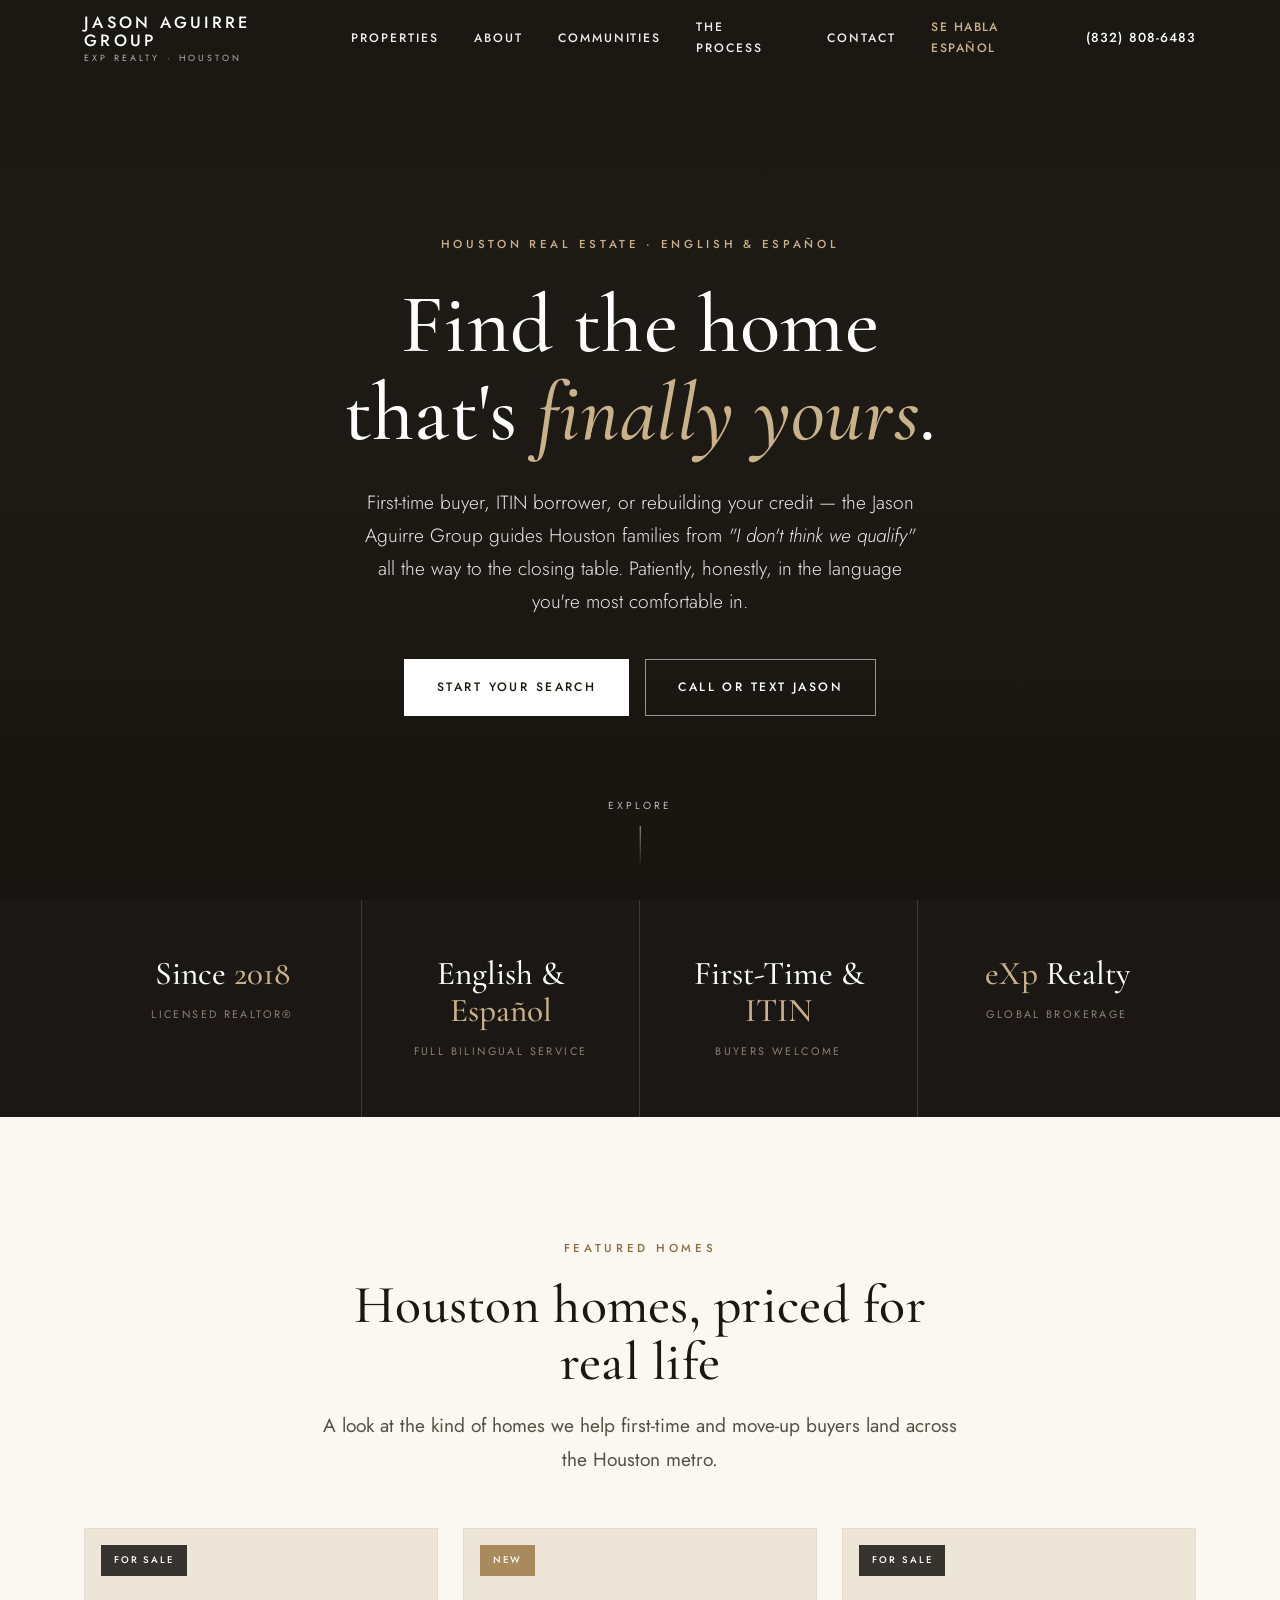
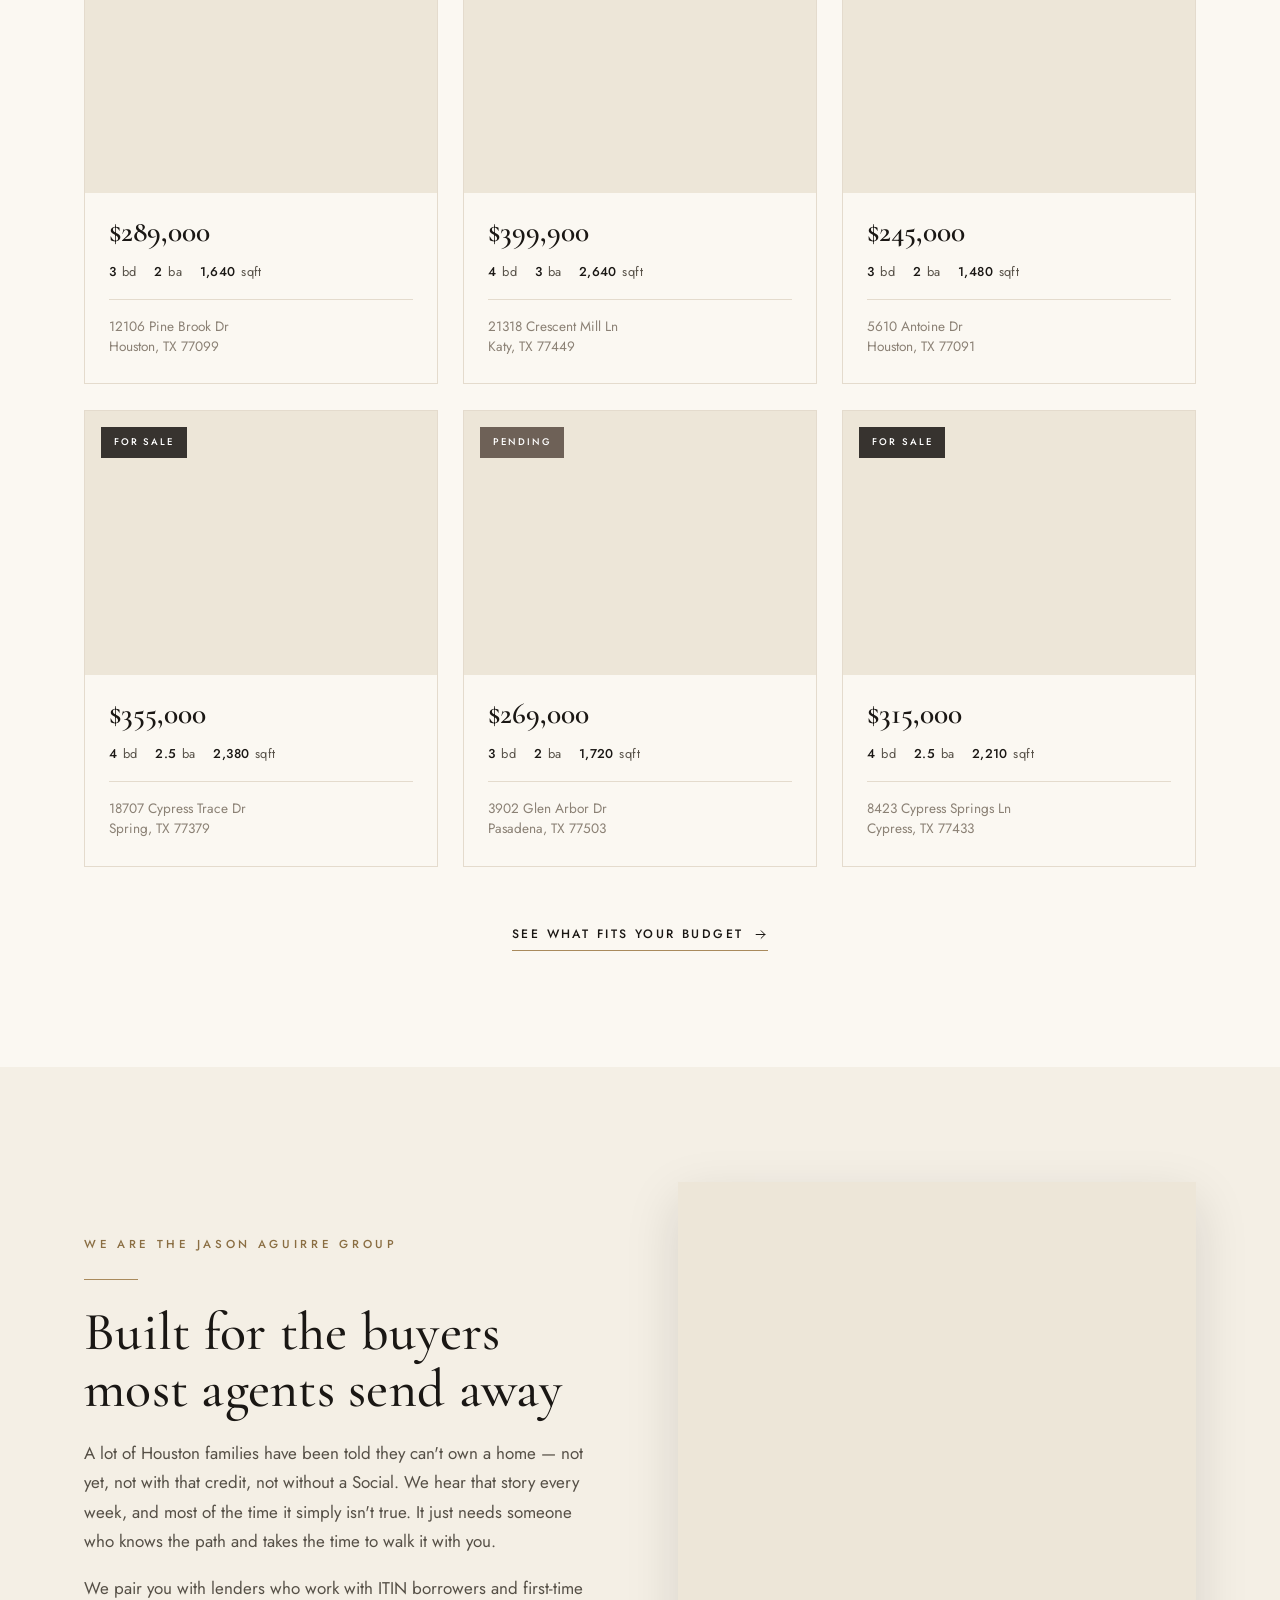
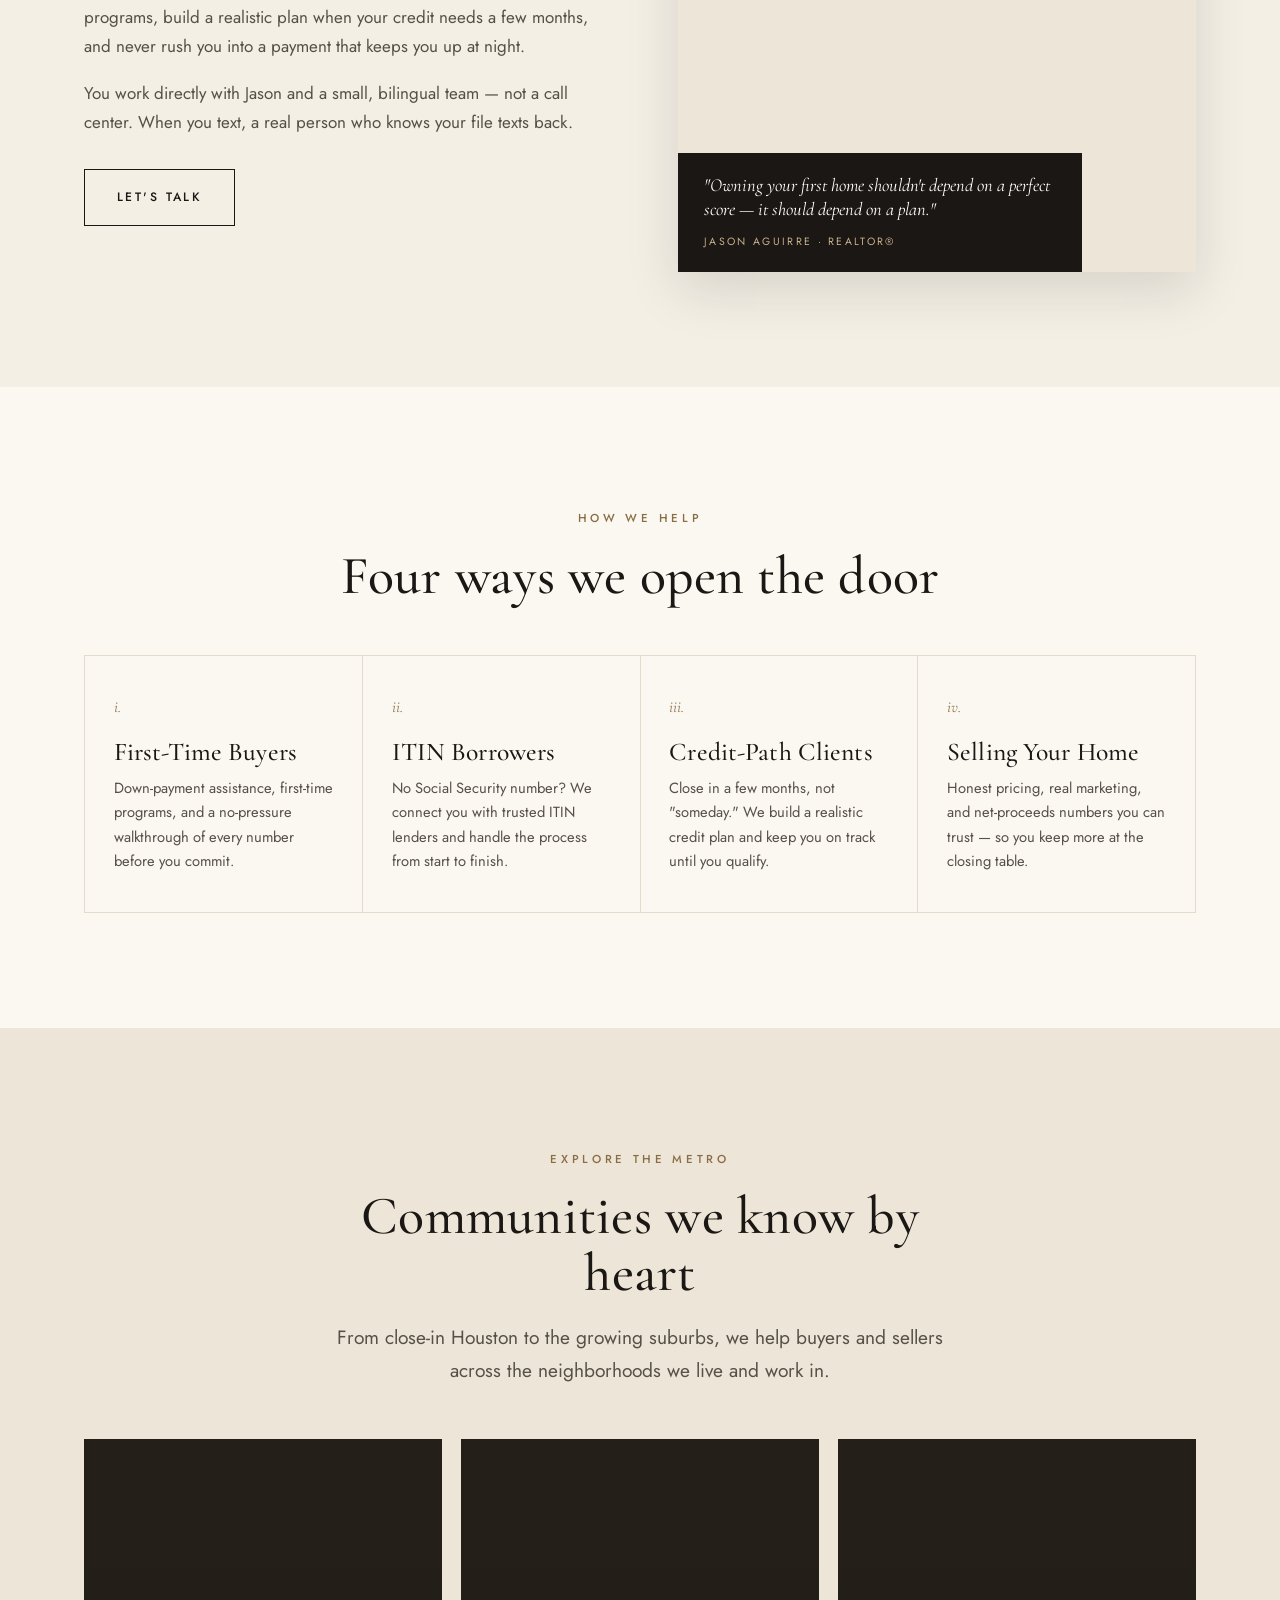
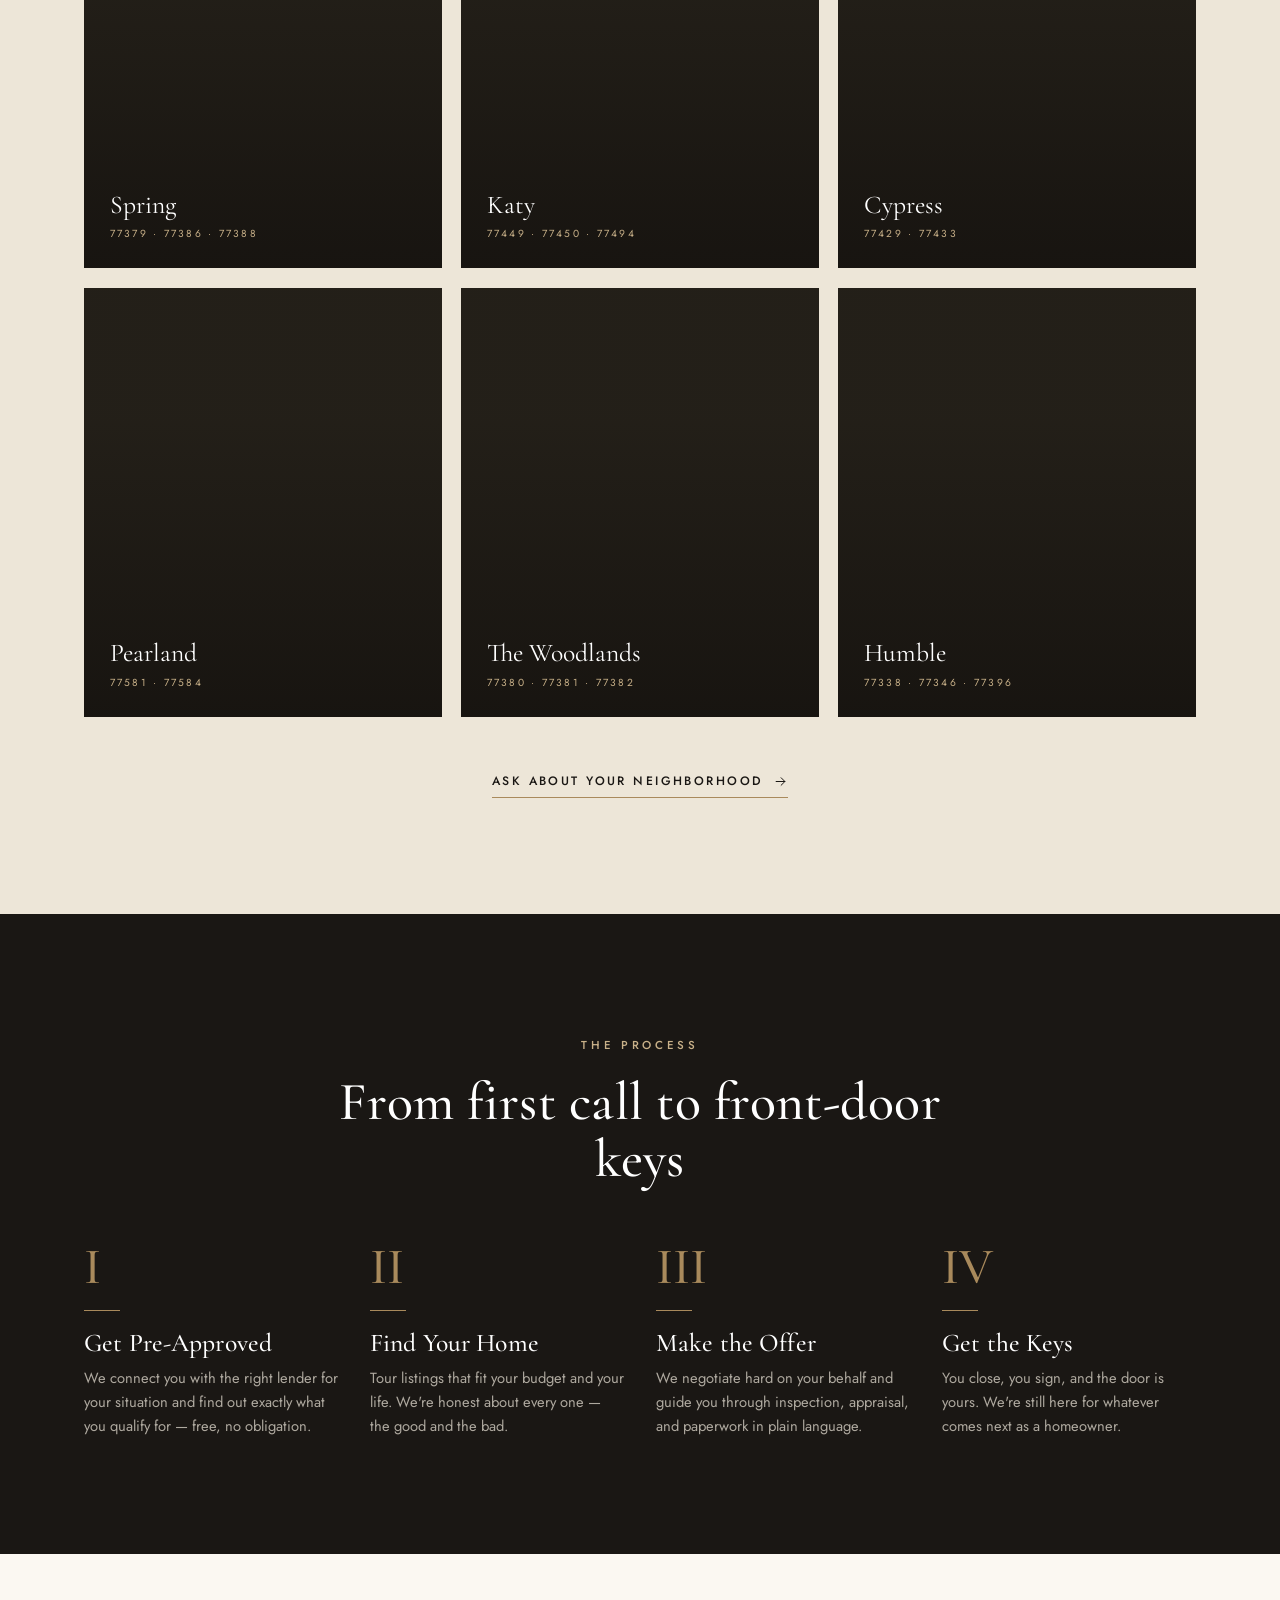
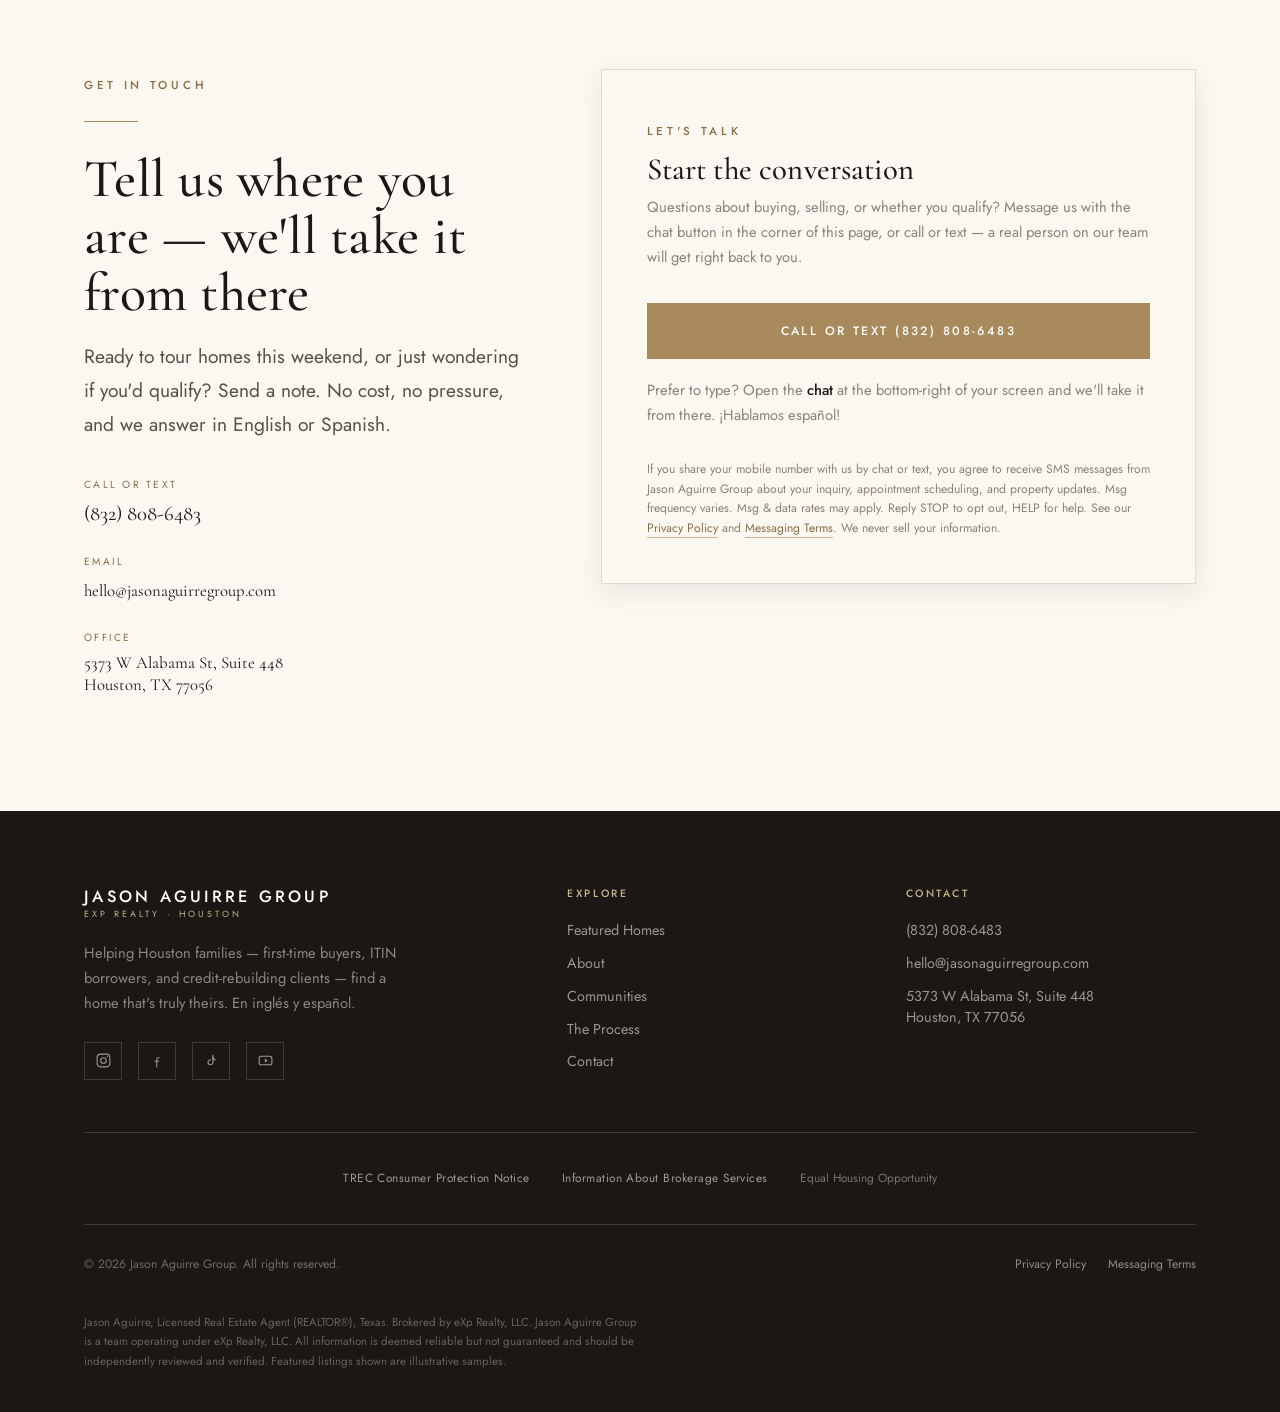
<file: index.html>
<!DOCTYPE html>
<!--
  ════════════════════════════════════════════════════════════════════
  JASON AGUIRRE GROUP — luxury editorial build, A2P 10DLC–ready
  ════════════════════════════════════════════════════════════════════
  BEFORE YOU SUBMIT FOR A2P / GO LIVE — search for "EDIT:"
   1. BUSINESS NAME must EXACTLY match the legal entity on your A2P EIN
      (or register "Jason Aguirre Group" as your DBA).
   2. EMAIL — replace hello@jasonaguirregroup.com everywhere.
   3. PHOTOS — every home/neighborhood image is an Unsplash PLACEHOLDER
      (search "unsplash.com" below). Swap the background-image URLs for your
      own listing/neighborhood photos. If an image ever fails to load, the
      slot falls back to a solid brand tone — it never shows a broken icon.
   4. LISTINGS — the 6 featured properties are SAMPLE data. Replace with real
      listings or wire up your MLS/IDX feed before publishing.
   5. STATS / SOCIAL LINKS — update with your real figures and profile URLs.
   6. FORM — client-side only (shows a thank-you). Point it at your GHL form
      to capture leads. Leave the consent UI exactly as built.
  ════════════════════════════════════════════════════════════════════
-->
<html lang="en">
<head>
<meta charset="UTF-8" />
<meta name="viewport" content="width=device-width, initial-scale=1.0" />
<title>Jason Aguirre Group | Houston Real Estate · First-Time & ITIN Homebuyers</title>
<meta name="description" content="The Jason Aguirre Group helps Houston families buy and sell — first-time buyers, ITIN borrowers, and credit-rebuilding clients welcome. Bilingual service in English & Español. Brokered by eXp Realty." />
<link rel="icon" href="data:image/svg+xml,%3Csvg xmlns='http://www.w3.org/2000/svg' viewBox='0 0 32 32'%3E%3Crect width='32' height='32' fill='%231A1714'/%3E%3Ctext x='16' y='22' font-family='Georgia,serif' font-size='16' fill='%23A98A5C' text-anchor='middle'%3EJ%3C/text%3E%3C/svg%3E" />
<link rel="preconnect" href="https://fonts.googleapis.com" />
<link rel="preconnect" href="https://fonts.gstatic.com" crossorigin />
<link href="https://fonts.googleapis.com/css2?family=Cormorant+Garamond:ital,wght@0,400;0,500;0,600;1,400;1,500;1,600&family=Jost:wght@300;400;500;600&display=swap" rel="stylesheet" />
<link rel="stylesheet" href="styles.css" />
</head>
<body>

<!-- ============ NAV ============ -->
<header class="nav" id="nav">
  <div class="nav-inner">
    <a class="brand" href="/" aria-label="Jason Aguirre Group home">
      <span class="brand-name">Jason Aguirre Group</span>
      <span class="brand-sub">eXp Realty · Houston</span>
    </a>
    <nav class="nav-links" id="navLinks">
      <a href="#listings">Properties</a>
      <a href="#about">About</a>
      <a href="#communities">Communities</a>
      <a href="#path">The Process</a>
      <a href="#contact">Contact</a>
      <a class="tag" href="#contact">Se habla español</a>
    </nav>
    <div class="nav-right">
      <a class="nav-phone" href="tel:+18328086483">(832) 808-6483</a>
      <button class="nav-toggle" id="navToggle" aria-label="Open menu" aria-expanded="false">
        <svg viewBox="0 0 24 24" fill="none" stroke="currentColor" stroke-width="1.5" stroke-linecap="round"><path d="M3 6h18M3 12h18M3 18h18"/></svg>
      </button>
    </div>
  </div>
</header>

<!-- ============ HERO ============ -->
<section class="hero">
  <div class="hero-inner">
    <span class="eyebrow">Houston Real Estate · English &amp; Español</span>
    <h1>Find the home that's <em>finally yours</em>.</h1>
    <p class="hero-sub">First-time buyer, ITIN borrower, or rebuilding your credit — the Jason Aguirre Group guides Houston families from <em>"I don't think we qualify"</em> all the way to the closing table. Patiently, honestly, in the language you're most comfortable in.</p>
    <div class="hero-actions">
      <a class="btn btn-solid-light" href="#contact">Start your search</a>
      <a class="btn btn-light" href="tel:+18328086483">Call or text Jason</a>
    </div>
  </div>
  <div class="hero-scroll" aria-hidden="true"><span>Explore</span><span class="line"></span></div>
</section>

<!-- ============ STATS ============ -->
<!-- EDIT: swap for your real figures (homes sold, families helped, etc.) if you'd like numbers here -->
<section class="bg-ink">
  <div class="wrap" style="padding-block:0;">
    <div class="stats">
      <div class="stat"><div class="figure">Since <span class="accent">2018</span></div><div class="label">Licensed REALTOR®</div></div>
      <div class="stat"><div class="figure">English &amp; <span class="accent">Español</span></div><div class="label">Full Bilingual Service</div></div>
      <div class="stat"><div class="figure">First-Time &amp; <span class="accent">ITIN</span></div><div class="label">Buyers Welcome</div></div>
      <div class="stat"><div class="figure"><span class="accent">eXp</span> Realty</div><div class="label">Global Brokerage</div></div>
    </div>
  </div>
</section>

<!-- ============ FEATURED LISTINGS ============ -->
<!-- EDIT: SAMPLE listings — replace with real properties or your MLS/IDX feed before going live -->
<section class="section" id="listings">
  <div class="wrap">
    <div class="section-head center">
      <span class="eyebrow">Featured Homes</span>
      <h2>Houston homes, priced for real life</h2>
      <p class="lede">A look at the kind of homes we help first-time and move-up buyers land across the Houston metro.</p>
    </div>

    <div class="listings">
      <article class="listing reveal">
        <div class="listing-media" style="background-image:url('https://images.unsplash.com/photo-1568605114967-8130f3a36994?auto=format&fit=crop&w=800&q=80')">
          <span class="listing-badge">For Sale</span>
        </div>
        <div class="listing-body">
          <div class="listing-price">$289,000</div>
          <div class="listing-meta"><span><b>3</b> bd</span><span><b>2</b> ba</span><span><b>1,640</b> sqft</span></div>
          <div class="listing-addr">12106 Pine Brook Dr<br>Houston, TX 77099</div>
        </div>
      </article>

      <article class="listing reveal">
        <div class="listing-media" style="background-image:url('https://images.unsplash.com/photo-1570129477492-45c003edd2be?auto=format&fit=crop&w=800&q=80')">
          <span class="listing-badge coming">New</span>
        </div>
        <div class="listing-body">
          <div class="listing-price">$399,900</div>
          <div class="listing-meta"><span><b>4</b> bd</span><span><b>3</b> ba</span><span><b>2,640</b> sqft</span></div>
          <div class="listing-addr">21318 Crescent Mill Ln<br>Katy, TX 77449</div>
        </div>
      </article>

      <article class="listing reveal">
        <div class="listing-media" style="background-image:url('https://images.unsplash.com/photo-1512917774080-9991f1c4c750?auto=format&fit=crop&w=800&q=80')">
          <span class="listing-badge">For Sale</span>
        </div>
        <div class="listing-body">
          <div class="listing-price">$245,000</div>
          <div class="listing-meta"><span><b>3</b> bd</span><span><b>2</b> ba</span><span><b>1,480</b> sqft</span></div>
          <div class="listing-addr">5610 Antoine Dr<br>Houston, TX 77091</div>
        </div>
      </article>

      <article class="listing reveal">
        <div class="listing-media" style="background-image:url('https://images.unsplash.com/photo-1605276374104-dee2a0ed3cd6?auto=format&fit=crop&w=800&q=80')">
          <span class="listing-badge">For Sale</span>
        </div>
        <div class="listing-body">
          <div class="listing-price">$355,000</div>
          <div class="listing-meta"><span><b>4</b> bd</span><span><b>2.5</b> ba</span><span><b>2,380</b> sqft</span></div>
          <div class="listing-addr">18707 Cypress Trace Dr<br>Spring, TX 77379</div>
        </div>
      </article>

      <article class="listing reveal">
        <div class="listing-media" style="background-image:url('https://images.unsplash.com/photo-1564013799919-ab600027ffc6?auto=format&fit=crop&w=800&q=80')">
          <span class="listing-badge pending">Pending</span>
        </div>
        <div class="listing-body">
          <div class="listing-price">$269,000</div>
          <div class="listing-meta"><span><b>3</b> bd</span><span><b>2</b> ba</span><span><b>1,720</b> sqft</span></div>
          <div class="listing-addr">3902 Glen Arbor Dr<br>Pasadena, TX 77503</div>
        </div>
      </article>

      <article class="listing reveal">
        <div class="listing-media" style="background-image:url('https://images.unsplash.com/photo-1600585154340-be6161a56a0c?auto=format&fit=crop&w=800&q=80')">
          <span class="listing-badge">For Sale</span>
        </div>
        <div class="listing-body">
          <div class="listing-price">$315,000</div>
          <div class="listing-meta"><span><b>4</b> bd</span><span><b>2.5</b> ba</span><span><b>2,210</b> sqft</span></div>
          <div class="listing-addr">8423 Cypress Springs Ln<br>Cypress, TX 77433</div>
        </div>
      </article>
    </div>

    <div class="listings-cta">
      <a class="textlink" href="#contact">See what fits your budget <svg viewBox="0 0 24 24" fill="none" stroke="currentColor" stroke-width="1.6" stroke-linecap="round" stroke-linejoin="round"><path d="M5 12h14M13 6l6 6-6 6"/></svg></a>
    </div>
  </div>
</section>

<!-- ============ ABOUT ============ -->
<section class="section bg-ivory" id="about">
  <div class="wrap split reverse">
    <div class="split-media tall reveal" style="background-image:url('https://images.unsplash.com/photo-1600607687939-ce8a6c25118c?auto=format&fit=crop&w=900&q=80')">
      <div class="tag-float">
        <div class="q">"Owning your first home shouldn't depend on a perfect score — it should depend on a plan."</div>
        <div class="by">Jason Aguirre · REALTOR®</div>
      </div>
    </div>
    <div class="split-text reveal">
      <span class="eyebrow">We Are the Jason Aguirre Group</span>
      <hr class="rule" />
      <h2 style="margin-bottom:1.4rem;">Built for the buyers most agents send away</h2>
      <p>A lot of Houston families have been told they can't own a home — not yet, not with that credit, not without a Social. We hear that story every week, and most of the time it simply isn't true. It just needs someone who knows the path and takes the time to walk it with you.</p>
      <p>We pair you with lenders who work with ITIN borrowers and first-time programs, build a realistic plan when your credit needs a few months, and never rush you into a payment that keeps you up at night.</p>
      <p>You work directly with Jason and a small, bilingual team — not a call center. When you text, a real person who knows your file texts back.</p>
      <a class="btn btn-outline" href="#contact">Let's talk</a>
    </div>
  </div>
</section>

<!-- ============ SERVICES ============ -->
<section class="section">
  <div class="wrap">
    <div class="section-head center">
      <span class="eyebrow">How We Help</span>
      <h2>Four ways we open the door</h2>
    </div>
    <div class="services">
      <div class="service reveal">
        <div class="num">i.</div>
        <h3>First-Time Buyers</h3>
        <p>Down-payment assistance, first-time programs, and a no-pressure walkthrough of every number before you commit.</p>
      </div>
      <div class="service reveal">
        <div class="num">ii.</div>
        <h3>ITIN Borrowers</h3>
        <p>No Social Security number? We connect you with trusted ITIN lenders and handle the process from start to finish.</p>
      </div>
      <div class="service reveal">
        <div class="num">iii.</div>
        <h3>Credit-Path Clients</h3>
        <p>Close in a few months, not "someday." We build a realistic credit plan and keep you on track until you qualify.</p>
      </div>
      <div class="service reveal">
        <div class="num">iv.</div>
        <h3>Selling Your Home</h3>
        <p>Honest pricing, real marketing, and net-proceeds numbers you can trust — so you keep more at the closing table.</p>
      </div>
    </div>
  </div>
</section>

<!-- ============ COMMUNITIES ============ -->
<!-- EDIT: replace neighborhood photos with your own -->
<section class="section bg-sand" id="communities">
  <div class="wrap">
    <div class="section-head center">
      <span class="eyebrow">Explore the Metro</span>
      <h2>Communities we know by heart</h2>
      <p class="lede">From close-in Houston to the growing suburbs, we help buyers and sellers across the neighborhoods we live and work in.</p>
    </div>
    <div class="communities">
      <a class="community reveal" href="#contact" style="background-image:url('https://images.unsplash.com/photo-1449844908441-8829872d2607?auto=format&fit=crop&w=700&q=80')">
        <div class="community-label"><div class="name">Spring</div><div class="meta">77379 · 77386 · 77388</div></div>
      </a>
      <a class="community reveal" href="#contact" style="background-image:url('https://images.unsplash.com/photo-1576941089067-2de3c901e126?auto=format&fit=crop&w=700&q=80')">
        <div class="community-label"><div class="name">Katy</div><div class="meta">77449 · 77450 · 77494</div></div>
      </a>
      <a class="community reveal" href="#contact" style="background-image:url('https://images.unsplash.com/photo-1580587771525-78b9dba3b914?auto=format&fit=crop&w=700&q=80')">
        <div class="community-label"><div class="name">Cypress</div><div class="meta">77429 · 77433</div></div>
      </a>
      <a class="community reveal" href="#contact" style="background-image:url('https://images.unsplash.com/photo-1518780664697-55e3ad937233?auto=format&fit=crop&w=700&q=80')">
        <div class="community-label"><div class="name">Pearland</div><div class="meta">77581 · 77584</div></div>
      </a>
      <a class="community reveal" href="#contact" style="background-image:url('https://images.unsplash.com/photo-1502672260266-1c1ef2d93688?auto=format&fit=crop&w=700&q=80')">
        <div class="community-label"><div class="name">The Woodlands</div><div class="meta">77380 · 77381 · 77382</div></div>
      </a>
      <a class="community reveal" href="#contact" style="background-image:url('https://images.unsplash.com/photo-1416331108676-a22ccb276e35?auto=format&fit=crop&w=700&q=80')">
        <div class="community-label"><div class="name">Humble</div><div class="meta">77338 · 77346 · 77396</div></div>
      </a>
    </div>
    <div class="communities-cta">
      <a class="textlink" href="#contact">Ask about your neighborhood <svg viewBox="0 0 24 24" fill="none" stroke="currentColor" stroke-width="1.6" stroke-linecap="round" stroke-linejoin="round"><path d="M5 12h14M13 6l6 6-6 6"/></svg></a>
    </div>
  </div>
</section>

<!-- ============ THE PROCESS ============ -->
<section class="section bg-ink" id="path">
  <div class="wrap">
    <div class="section-head center">
      <span class="eyebrow on-dark">The Process</span>
      <h2 style="color:#fff;">From first call to front-door keys</h2>
    </div>
    <div class="path">
      <div class="step reveal"><div class="pnum">I</div><div class="pdiv"></div><h3>Get Pre-Approved</h3><p>We connect you with the right lender for your situation and find out exactly what you qualify for — free, no obligation.</p></div>
      <div class="step reveal"><div class="pnum">II</div><div class="pdiv"></div><h3>Find Your Home</h3><p>Tour listings that fit your budget and your life. We're honest about every one — the good and the bad.</p></div>
      <div class="step reveal"><div class="pnum">III</div><div class="pdiv"></div><h3>Make the Offer</h3><p>We negotiate hard on your behalf and guide you through inspection, appraisal, and paperwork in plain language.</p></div>
      <div class="step reveal"><div class="pnum">IV</div><div class="pdiv"></div><h3>Get the Keys</h3><p>You close, you sign, and the door is yours. We're still here for whatever comes next as a homeowner.</p></div>
    </div>
  </div>
</section>

<!-- ============================================================
     CONTACT + A2P-COMPLIANT OPT-IN FORM
     Compliance map:
       • Phone is OPTIONAL; both consent boxes are OPTIONAL and UNCHECKED —
         none gate form submission (consent is never coerced).
       • Each checkbox label is its own CTA disclosure. The SMS box carries
         brand + purpose + frequency + rates + STOP/HELP. NO third-party /
         "we won't share" language sits inside any checkbox — that lives in
         the Privacy Policy.
       • Privacy Policy + Messaging Terms links sit BELOW the form.
     ============================================================ -->
<section class="section" id="contact">
  <div class="wrap contact-grid">
    <div class="contact-info reveal">
      <span class="eyebrow">Get in Touch</span>
      <hr class="rule" />
      <h2>Tell us where you are — we'll take it from there</h2>
      <p class="lede" style="margin-top:1.2rem;">Ready to tour homes this weekend, or just wondering if you'd qualify? Send a note. No cost, no pressure, and we answer in English or Spanish.</p>
      <div class="contact-list">
        <div class="ci">
          <div>
            <div class="lbl">Call or Text</div>
            <a href="tel:+18328086483">(832) 808-6483</a>
          </div>
        </div>
        <div class="ci">
          <div>
            <div class="lbl">Email</div>
            <!-- EDIT: real email -->
            <a class="val sm" href="mailto:hello@jasonaguirregroup.com">hello@jasonaguirregroup.com</a>
          </div>
        </div>
        <div class="ci">
          <div>
            <div class="lbl">Office</div>
            <div class="val sm">5373 W Alabama St, Suite 448<br>Houston, TX 77056</div>
          </div>
        </div>
      </div>
    </div>

    <div class="form-card reveal">
      <span class="eyebrow form-eyebrow">Let's Talk</span>
      <h3>Start the conversation</h3>
      <p class="form-note">Questions about buying, selling, or whether you qualify? Message us with the chat button in the corner of this page, or call or text &mdash; a real person on our team will get right back to you.</p>

      <a href="tel:+18328086483" class="btn btn-gold" style="display:flex;width:100%;box-sizing:border-box;justify-content:center;">Call or Text (832) 808-6483</a>

      <p class="form-note" style="margin-top:1.15rem;">Prefer to type? Open the <strong>chat</strong> at the bottom-right of your screen and we'll take it from there. &iexcl;Hablamos espa&ntilde;ol!</p>

      <p class="form-fine">If you share your mobile number with us by chat or text, you agree to receive SMS messages from Jason Aguirre Group about your inquiry, appointment scheduling, and property updates. Msg frequency varies. Msg &amp; data rates may apply. Reply STOP to opt out, HELP for help. See our <a href="/privacy/">Privacy Policy</a> and <a href="/terms/">Messaging Terms</a>. We never sell your information.</p>
    </div>
  </div>
</section>

<!-- ============ FOOTER ============ -->
<footer class="footer">
  <div class="wrap">
    <div class="footer-top">
      <div>
        <a class="brand" href="/">
          <span class="brand-name">Jason Aguirre Group</span>
          <span class="brand-sub">eXp Realty · Houston</span>
        </a>
        <p class="footer-blurb">Helping Houston families — first-time buyers, ITIN borrowers, and credit-rebuilding clients — find a home that's truly theirs. En inglés y español.</p>
        <!-- EDIT: real social URLs -->
        <div class="footer-social">
          <a href="#" aria-label="Instagram"><svg viewBox="0 0 24 24" fill="none" stroke="currentColor" stroke-width="1.5"><rect x="3" y="3" width="18" height="18" rx="5"/><circle cx="12" cy="12" r="4"/><circle cx="17.5" cy="6.5" r="1" fill="currentColor" stroke="none"/></svg></a>
          <a href="#" aria-label="Facebook"><svg viewBox="0 0 24 24" fill="none" stroke="currentColor" stroke-width="1.5"><path d="M15 8h-2a2 2 0 0 0-2 2v12M8 13h6"/></svg></a>
          <a href="#" aria-label="TikTok"><svg viewBox="0 0 24 24" fill="none" stroke="currentColor" stroke-width="1.5" stroke-linejoin="round"><path d="M14 4v10.5a3.5 3.5 0 1 1-3-3.46"/><path d="M14 7a4 4 0 0 0 4 4"/></svg></a>
          <a href="#" aria-label="YouTube"><svg viewBox="0 0 24 24" fill="none" stroke="currentColor" stroke-width="1.5" stroke-linejoin="round"><rect x="3" y="6" width="18" height="12" rx="3"/><path d="m11 9 4 3-4 3z" fill="currentColor" stroke="none"/></svg></a>
        </div>
      </div>
      <div class="footer-col">
        <h4>Explore</h4>
        <a href="#listings">Featured Homes</a>
        <a href="#about">About</a>
        <a href="#communities">Communities</a>
        <a href="#path">The Process</a>
        <a href="#contact">Contact</a>
      </div>
      <div class="footer-col">
        <h4>Contact</h4>
        <a href="tel:+18328086483">(832) 808-6483</a>
        <!-- EDIT: real email -->
        <a href="mailto:hello@jasonaguirregroup.com">hello@jasonaguirregroup.com</a>
        <p>5373 W Alabama St, Suite 448<br>Houston, TX 77056</p>
      </div>
    </div>

    <!-- Texas brokerage disclosures (like a real brokerage site) -->
    <div class="footer-legal">
      <a href="https://www.trec.texas.gov/sites/default/files/pdf-forms/CN%201-5_0.pdf" target="_blank" rel="noopener">TREC Consumer Protection Notice</a>
      <!-- EDIT: link your own eXp Information About Brokerage Services (IABS) PDF -->
      <a href="https://www.trec.texas.gov/forms/information-about-brokerage-services" target="_blank" rel="noopener">Information About Brokerage Services</a>
      <span style="font-family:var(--sans);font-size:.74rem;color:rgba(217,210,199,.5);">Equal Housing Opportunity</span>
    </div>

    <div class="footer-bottom">
      <span>© <span id="year">2026</span> Jason Aguirre Group. All rights reserved.</span>
      <span class="legal-links">
        <a href="/privacy/">Privacy Policy</a>
        <a href="/terms/">Messaging Terms</a>
      </span>
    </div>
    <p class="disclosure">
      Jason Aguirre, Licensed Real Estate Agent (REALTOR®), Texas. Brokered by eXp Realty, LLC. Jason Aguirre Group is a team operating under eXp Realty, LLC.
      All information is deemed reliable but not guaranteed and should be independently reviewed and verified. Featured listings shown are illustrative samples.
    </p>
  </div>
</footer>

<script>
  // Nav: solidify on scroll
  const nav = document.getElementById('nav');
  const onScroll = () => nav.classList.toggle('scrolled', window.scrollY > 40);
  onScroll();
  window.addEventListener('scroll', onScroll, { passive: true });

  // Mobile menu
  const toggle = document.getElementById('navToggle');
  const links = document.getElementById('navLinks');
  toggle.addEventListener('click', () => {
    const open = links.classList.toggle('open');
    toggle.setAttribute('aria-expanded', open ? 'true' : 'false');
  });
  links.querySelectorAll('a').forEach(a => a.addEventListener('click', () => {
    links.classList.remove('open');
    toggle.setAttribute('aria-expanded', 'false');
  }));

  // Year
  document.getElementById('year').textContent = new Date().getFullYear();


  // Scroll reveal
  const io = new IntersectionObserver((entries) => {
    entries.forEach(en => { if (en.isIntersecting) { en.target.classList.add('in'); io.unobserve(en.target); } });
  }, { threshold: 0.12, rootMargin: '0px 0px -50px 0px' });
  document.querySelectorAll('.reveal').forEach(el => io.observe(el));
</script>
<!-- GoHighLevel / LeadConnector chat widget — the single, A2P-approved contact-collection point for this site -->
<script src="https://widgets.leadconnectorhq.com/loader.js" data-resources-url="https://widgets.leadconnectorhq.com/chat-widget/loader.js" data-widget-id="6a44a97778283763b9471b7b" data-source="WEB_USER"></script>
</body>
</html>
</file>
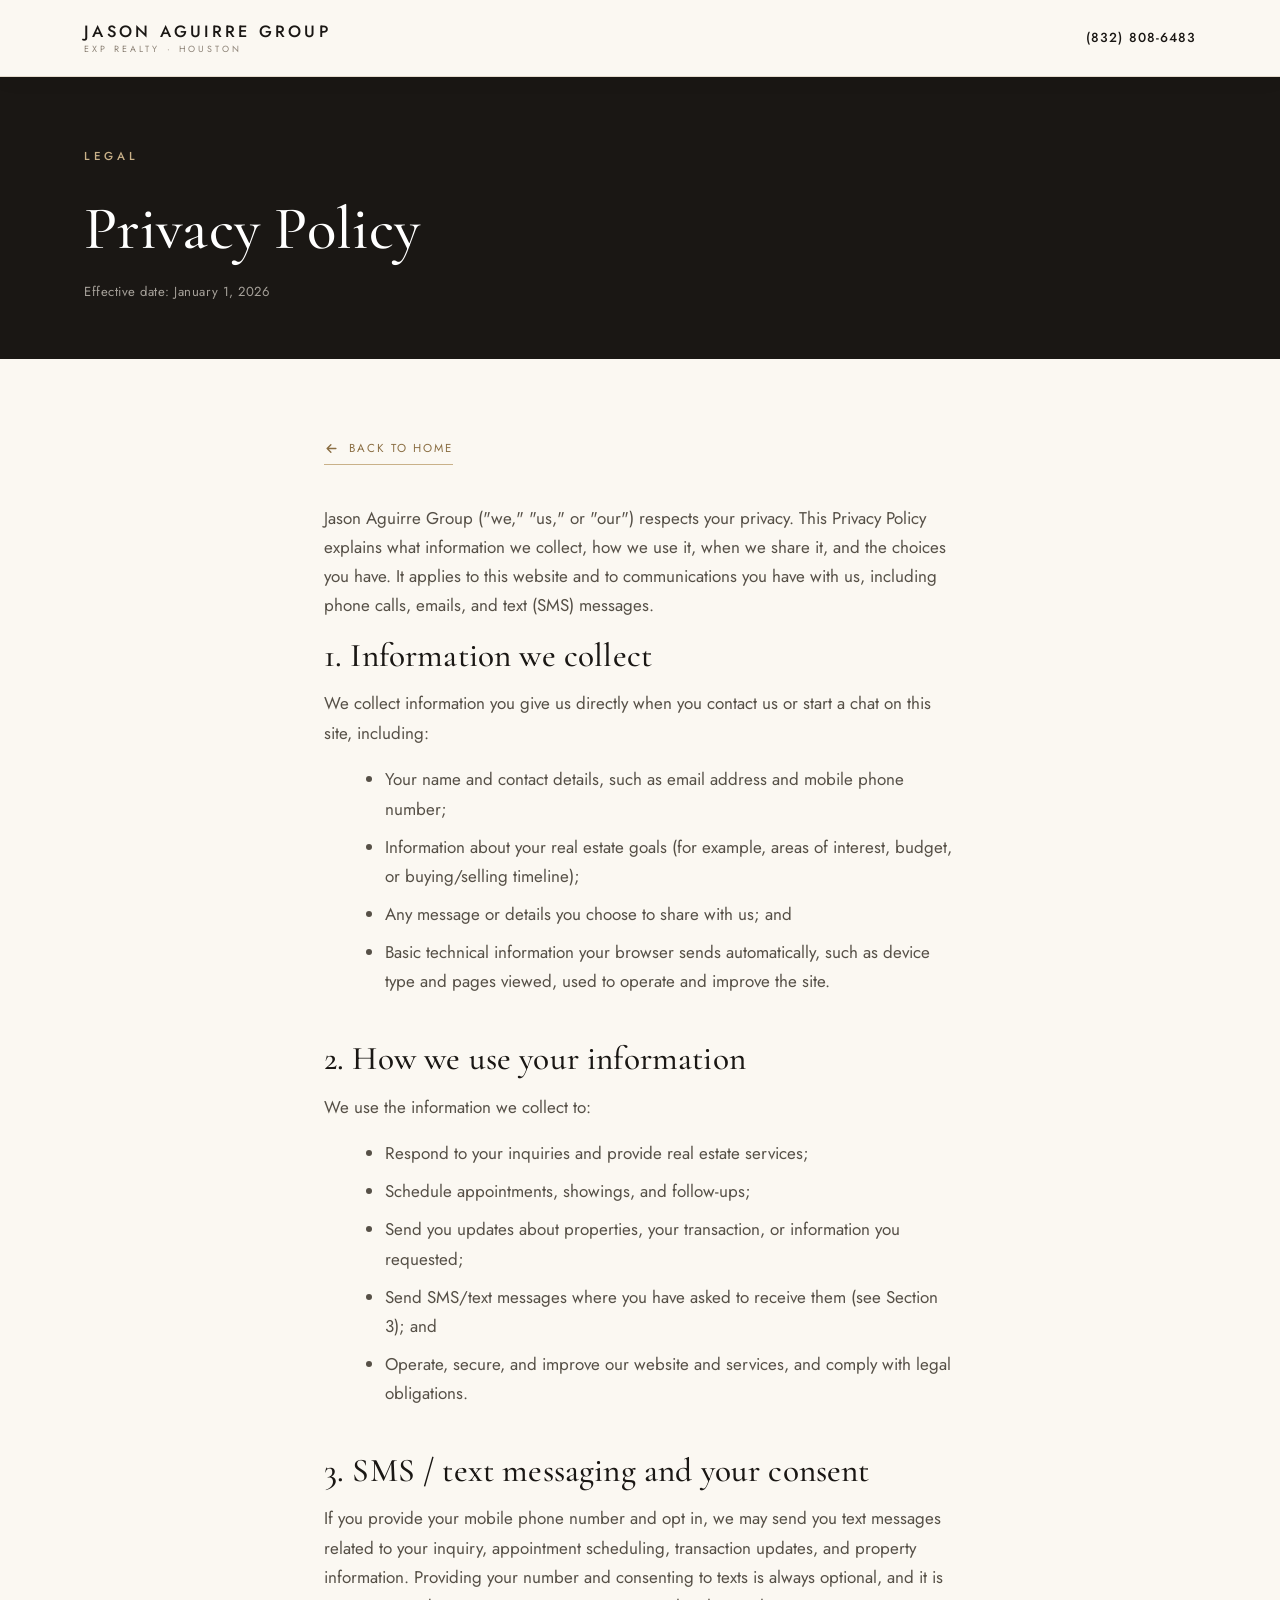
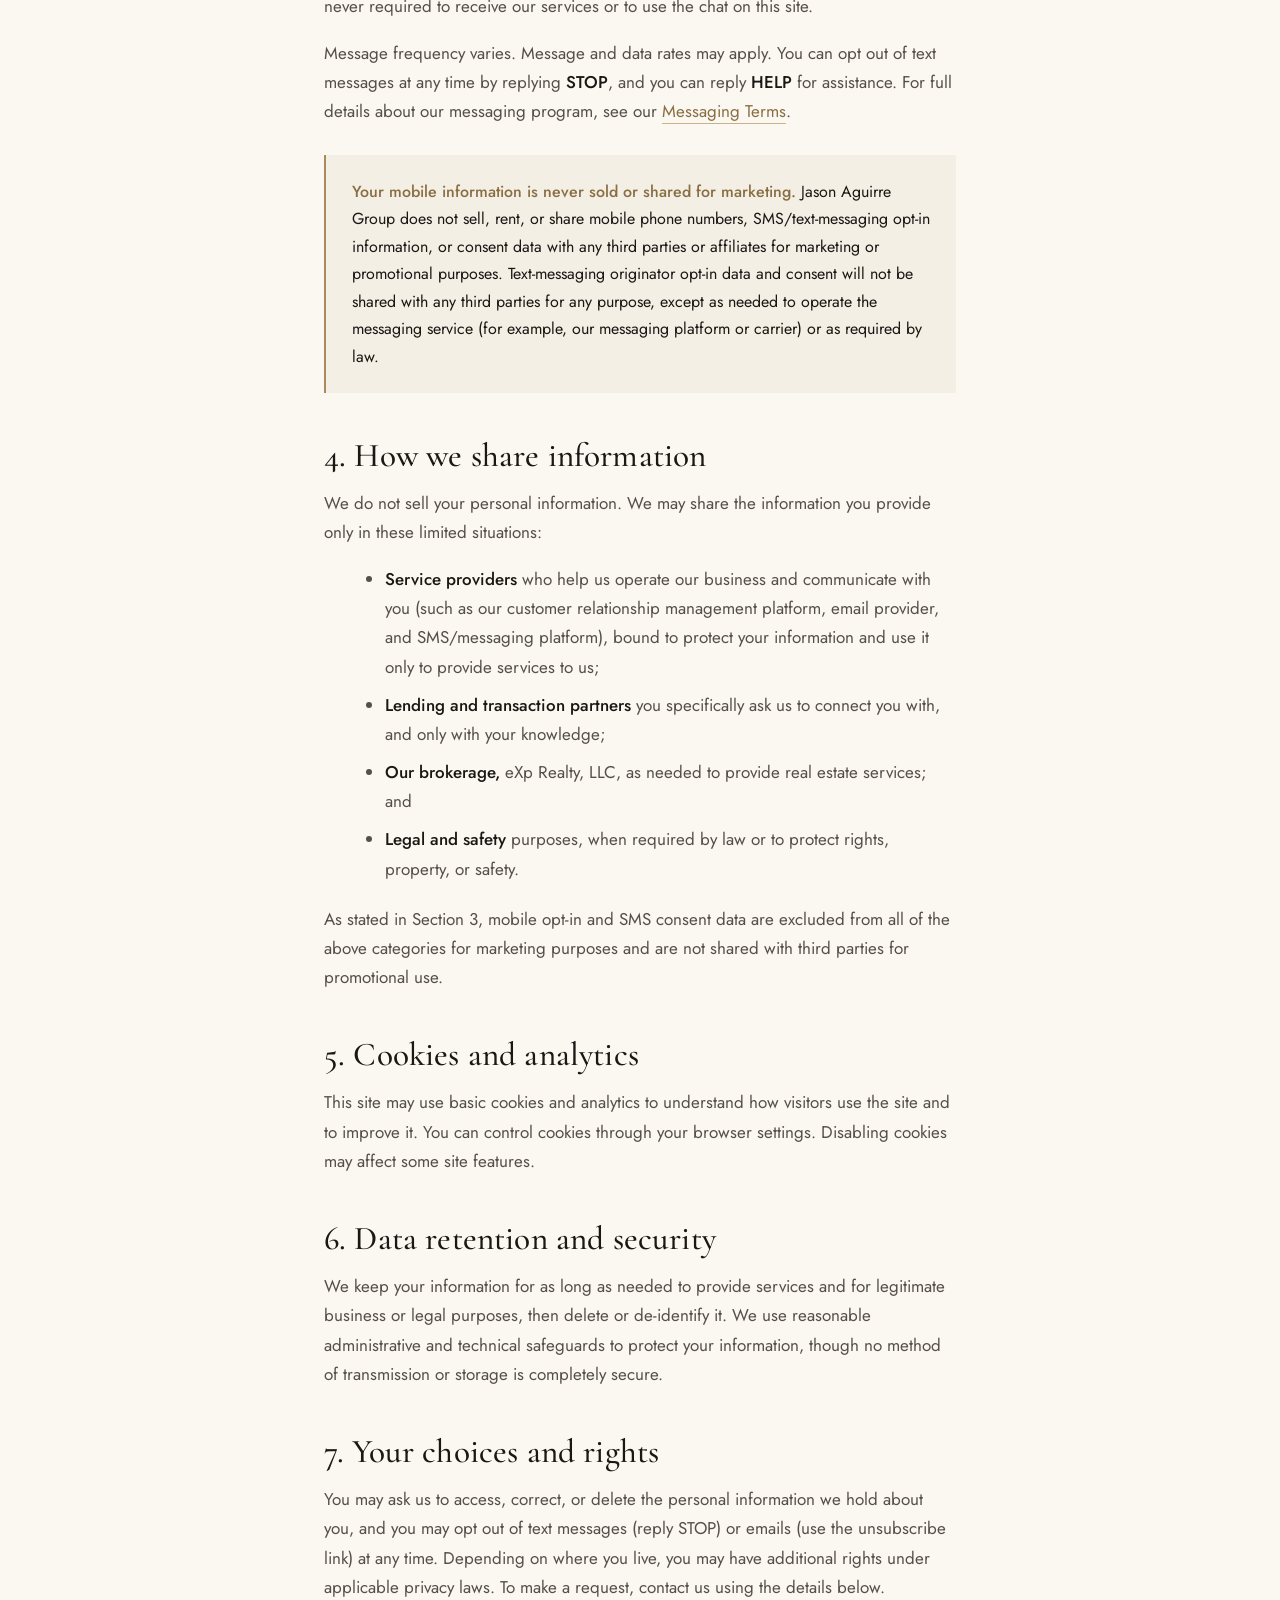
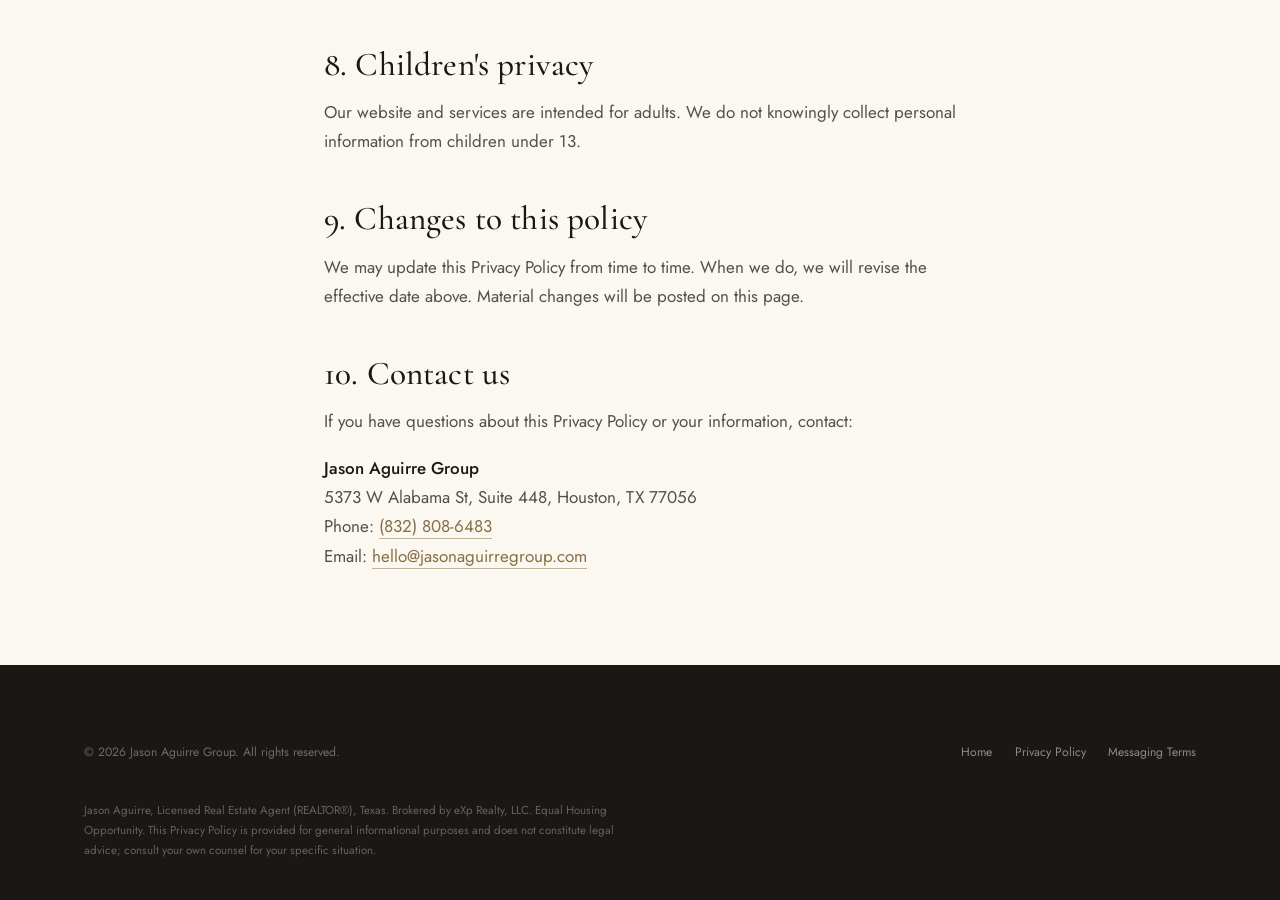
<file: privacy/index.html>
<!DOCTYPE html>
<!--
  PRIVACY POLICY — contains the SMS/mobile opt-in NON-SHARING clause that
  carriers require for A2P 10DLC approval (see the highlighted callout).
  EDIT: business name (match your EIN entity) + email + effective date.
  Have your own legal counsel review before publishing.
-->
<html lang="en">
<head>
<meta charset="UTF-8" />
<meta name="viewport" content="width=device-width, initial-scale=1.0" />
<title>Privacy Policy | Jason Aguirre Group</title>
<meta name="description" content="Privacy Policy for Jason Aguirre Group, including how we handle SMS/text-messaging consent and mobile information." />
<meta name="robots" content="index, follow" />
<link rel="icon" href="data:image/svg+xml,%3Csvg xmlns='http://www.w3.org/2000/svg' viewBox='0 0 32 32'%3E%3Crect width='32' height='32' fill='%231A1714'/%3E%3Ctext x='16' y='22' font-family='Georgia,serif' font-size='16' fill='%23A98A5C' text-anchor='middle'%3EJ%3C/text%3E%3C/svg%3E" />
<link rel="preconnect" href="https://fonts.googleapis.com" />
<link rel="preconnect" href="https://fonts.gstatic.com" crossorigin />
<link href="https://fonts.googleapis.com/css2?family=Cormorant+Garamond:ital,wght@0,400;0,500;0,600;1,400;1,500;1,600&family=Jost:wght@300;400;500;600&display=swap" rel="stylesheet" />
<link rel="stylesheet" href="/styles.css" />
</head>
<body>

<header class="nav scrolled">
  <div class="nav-inner">
    <a class="brand" href="/" aria-label="Jason Aguirre Group home">
      <span class="brand-name">Jason Aguirre Group</span>
      <span class="brand-sub">eXp Realty · Houston</span>
    </a>
    <div class="nav-right">
      <a class="nav-phone" href="tel:+18328086483">(832) 808-6483</a>
    </div>
  </div>
</header>

<section class="legal-hero">
  <div class="wrap">
    <span class="eyebrow on-dark">Legal</span>
    <h1 style="margin-top:.7rem;">Privacy Policy</h1>
    <!-- EDIT: keep this date current whenever you revise the policy -->
    <p class="eff">Effective date: January 1, 2026</p>
  </div>
</section>

<main class="legal-body wrap">
  <a class="back-link" href="/"><svg viewBox="0 0 24 24" fill="none" stroke="currentColor" stroke-width="2.2" stroke-linecap="round" stroke-linejoin="round"><path d="M19 12H5M11 6l-6 6 6 6"/></svg> Back to home</a>

  <p>Jason Aguirre Group ("we," "us," or "our") respects your privacy. This Privacy Policy explains what information we collect, how we use it, when we share it, and the choices you have. It applies to this website and to communications you have with us, including phone calls, emails, and text (SMS) messages.</p>

  <h2>1. Information we collect</h2>
  <p>We collect information you give us directly when you contact us or start a chat on this site, including:</p>
  <ul>
    <li>Your name and contact details, such as email address and mobile phone number;</li>
    <li>Information about your real estate goals (for example, areas of interest, budget, or buying/selling timeline);</li>
    <li>Any message or details you choose to share with us; and</li>
    <li>Basic technical information your browser sends automatically, such as device type and pages viewed, used to operate and improve the site.</li>
  </ul>

  <h2>2. How we use your information</h2>
  <p>We use the information we collect to:</p>
  <ul>
    <li>Respond to your inquiries and provide real estate services;</li>
    <li>Schedule appointments, showings, and follow-ups;</li>
    <li>Send you updates about properties, your transaction, or information you requested;</li>
    <li>Send SMS/text messages where you have asked to receive them (see Section 3); and</li>
    <li>Operate, secure, and improve our website and services, and comply with legal obligations.</li>
  </ul>

  <h2>3. SMS / text messaging and your consent</h2>
  <p>If you provide your mobile phone number and opt in, we may send you text messages related to your inquiry, appointment scheduling, transaction updates, and property information. Providing your number and consenting to texts is always optional, and it is never required to receive our services or to use the chat on this site.</p>
  <p>Message frequency varies. Message and data rates may apply. You can opt out of text messages at any time by replying <strong>STOP</strong>, and you can reply <strong>HELP</strong> for assistance. For full details about our messaging program, see our <a href="/terms/">Messaging Terms</a>.</p>

  <div class="callout">
    <p><strong>Your mobile information is never sold or shared for marketing.</strong> Jason Aguirre Group does not sell, rent, or share mobile phone numbers, SMS/text-messaging opt-in information, or consent data with any third parties or affiliates for marketing or promotional purposes. Text-messaging originator opt-in data and consent will not be shared with any third parties for any purpose, except as needed to operate the messaging service (for example, our messaging platform or carrier) or as required by law.</p>
  </div>

  <h2>4. How we share information</h2>
  <p>We do not sell your personal information. We may share the information you provide only in these limited situations:</p>
  <ul>
    <li><strong>Service providers</strong> who help us operate our business and communicate with you (such as our customer relationship management platform, email provider, and SMS/messaging platform), bound to protect your information and use it only to provide services to us;</li>
    <li><strong>Lending and transaction partners</strong> you specifically ask us to connect you with, and only with your knowledge;</li>
    <li><strong>Our brokerage,</strong> eXp Realty, LLC, as needed to provide real estate services; and</li>
    <li><strong>Legal and safety</strong> purposes, when required by law or to protect rights, property, or safety.</li>
  </ul>
  <p>As stated in Section 3, mobile opt-in and SMS consent data are excluded from all of the above categories for marketing purposes and are not shared with third parties for promotional use.</p>

  <h2>5. Cookies and analytics</h2>
  <p>This site may use basic cookies and analytics to understand how visitors use the site and to improve it. You can control cookies through your browser settings. Disabling cookies may affect some site features.</p>

  <h2>6. Data retention and security</h2>
  <p>We keep your information for as long as needed to provide services and for legitimate business or legal purposes, then delete or de-identify it. We use reasonable administrative and technical safeguards to protect your information, though no method of transmission or storage is completely secure.</p>

  <h2>7. Your choices and rights</h2>
  <p>You may ask us to access, correct, or delete the personal information we hold about you, and you may opt out of text messages (reply STOP) or emails (use the unsubscribe link) at any time. Depending on where you live, you may have additional rights under applicable privacy laws. To make a request, contact us using the details below.</p>

  <h2>8. Children's privacy</h2>
  <p>Our website and services are intended for adults. We do not knowingly collect personal information from children under 13.</p>

  <h2>9. Changes to this policy</h2>
  <p>We may update this Privacy Policy from time to time. When we do, we will revise the effective date above. Material changes will be posted on this page.</p>

  <h2>10. Contact us</h2>
  <p>If you have questions about this Privacy Policy or your information, contact:</p>
  <p>
    <strong>Jason Aguirre Group</strong><br>
    5373 W Alabama St, Suite 448, Houston, TX 77056<br>
    Phone: <a href="tel:+18328086483">(832) 808-6483</a><br>
    <!-- EDIT: real email -->
    Email: <a href="mailto:hello@jasonaguirregroup.com">hello@jasonaguirregroup.com</a>
  </p>
</main>

<footer class="footer">
  <div class="wrap">
    <div class="footer-bottom" style="border-top:none;padding-top:0;">
      <span>© <span id="year">2026</span> Jason Aguirre Group. All rights reserved.</span>
      <span class="legal-links">
        <a href="/">Home</a>
        <a href="/privacy/">Privacy Policy</a>
        <a href="/terms/">Messaging Terms</a>
      </span>
    </div>
    <p class="disclosure">
      Jason Aguirre, Licensed Real Estate Agent (REALTOR®), Texas. Brokered by eXp Realty, LLC.
      Equal Housing Opportunity. This Privacy Policy is provided for general informational purposes
      and does not constitute legal advice; consult your own counsel for your specific situation.
    </p>
  </div>
</footer>

<script>document.getElementById('year').textContent = new Date().getFullYear();</script>
<!-- GoHighLevel / LeadConnector chat widget — the single, A2P-approved contact-collection point for this site -->
<script src="https://widgets.leadconnectorhq.com/loader.js" data-resources-url="https://widgets.leadconnectorhq.com/chat-widget/loader.js" data-widget-id="6a44a97778283763b9471b7b" data-source="WEB_USER"></script>
</body>
</html>
</file>
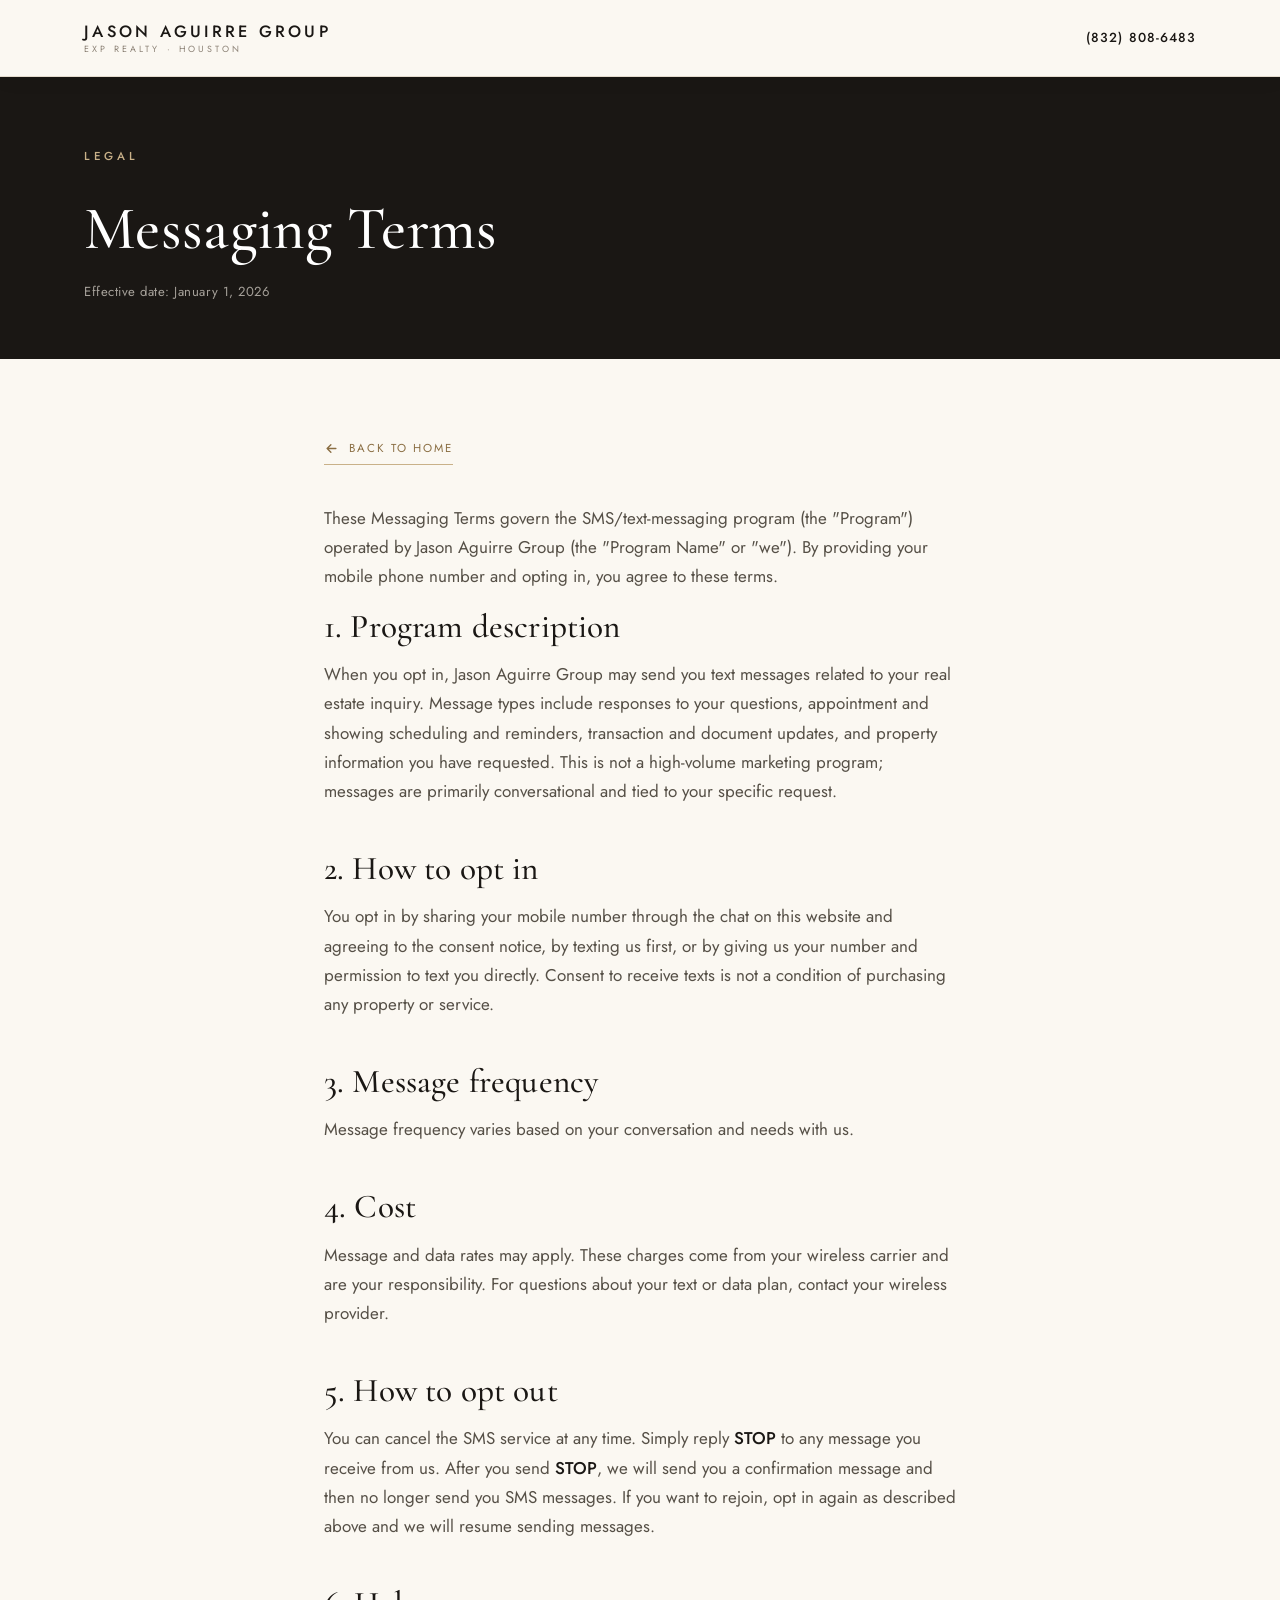
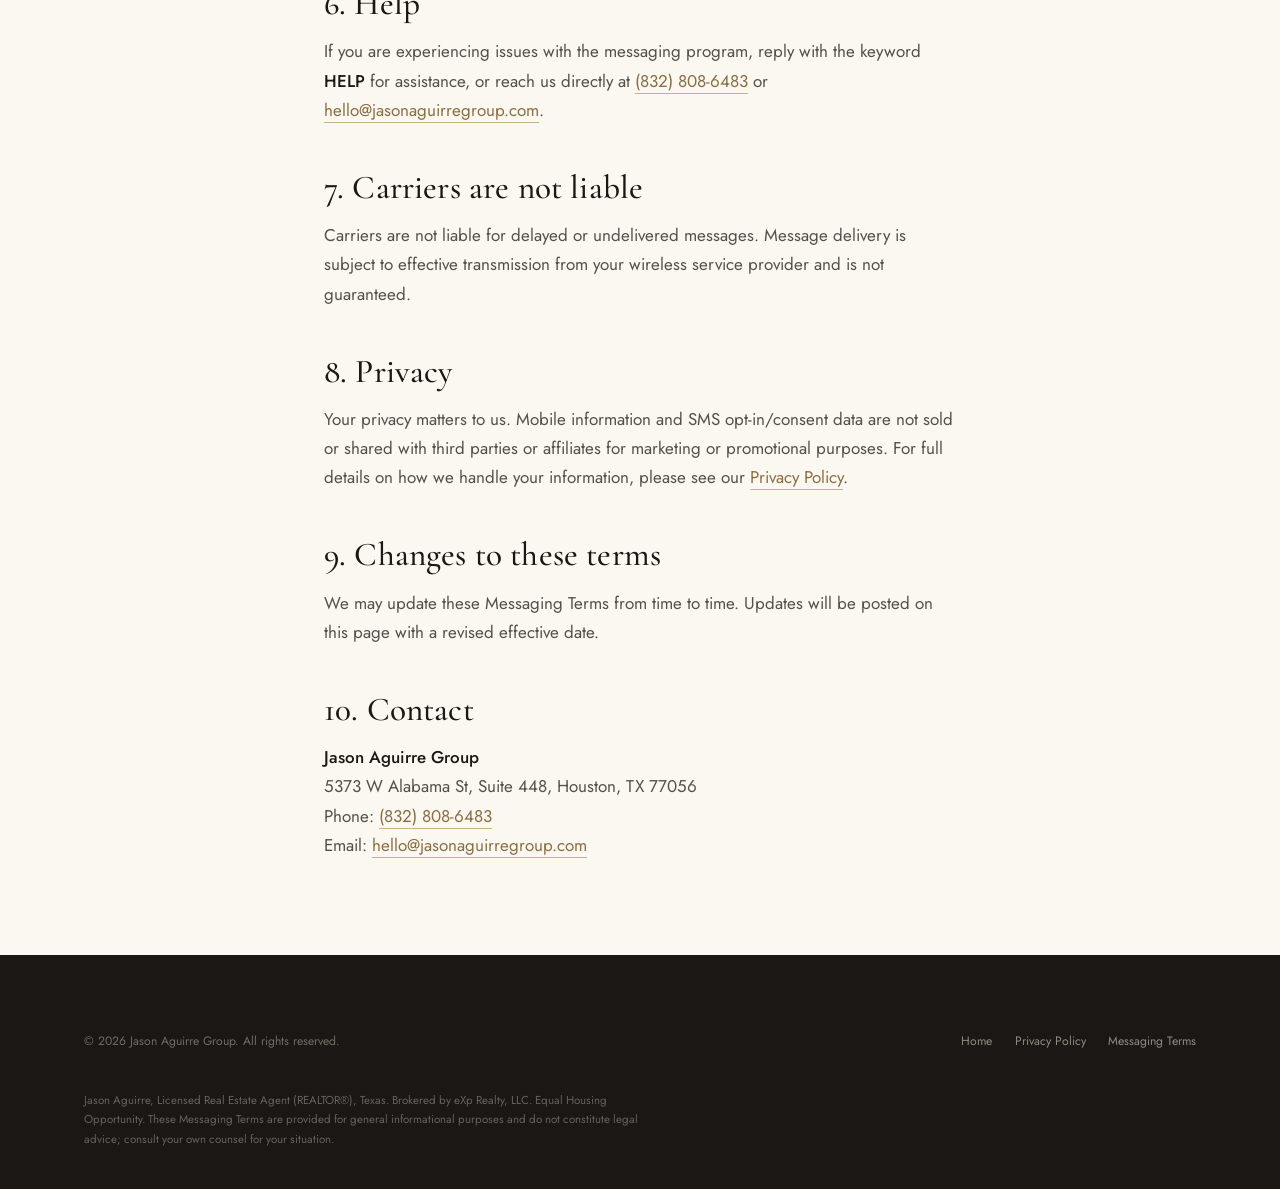
<file: terms/index.html>
<!DOCTYPE html>
<!--
  MESSAGING TERMS — SMS program disclosures carriers expect for A2P 10DLC:
  program/brand name, message types, frequency, "message and data rates may
  apply" (verbatim), STOP/HELP (bold), support contact, carrier liability,
  link to privacy policy.
  EDIT: business name (match EIN entity) + email + effective date.
-->
<html lang="en">
<head>
<meta charset="UTF-8" />
<meta name="viewport" content="width=device-width, initial-scale=1.0" />
<title>Messaging Terms | Jason Aguirre Group</title>
<meta name="description" content="SMS / text messaging terms and conditions for the Jason Aguirre Group messaging program." />
<meta name="robots" content="index, follow" />
<link rel="icon" href="data:image/svg+xml,%3Csvg xmlns='http://www.w3.org/2000/svg' viewBox='0 0 32 32'%3E%3Crect width='32' height='32' fill='%231A1714'/%3E%3Ctext x='16' y='22' font-family='Georgia,serif' font-size='16' fill='%23A98A5C' text-anchor='middle'%3EJ%3C/text%3E%3C/svg%3E" />
<link rel="preconnect" href="https://fonts.googleapis.com" />
<link rel="preconnect" href="https://fonts.gstatic.com" crossorigin />
<link href="https://fonts.googleapis.com/css2?family=Cormorant+Garamond:ital,wght@0,400;0,500;0,600;1,400;1,500;1,600&family=Jost:wght@300;400;500;600&display=swap" rel="stylesheet" />
<link rel="stylesheet" href="/styles.css" />
</head>
<body>

<header class="nav scrolled">
  <div class="nav-inner">
    <a class="brand" href="/" aria-label="Jason Aguirre Group home">
      <span class="brand-name">Jason Aguirre Group</span>
      <span class="brand-sub">eXp Realty · Houston</span>
    </a>
    <div class="nav-right">
      <a class="nav-phone" href="tel:+18328086483">(832) 808-6483</a>
    </div>
  </div>
</header>

<section class="legal-hero">
  <div class="wrap">
    <span class="eyebrow on-dark">Legal</span>
    <h1 style="margin-top:.7rem;">Messaging Terms</h1>
    <!-- EDIT: keep current -->
    <p class="eff">Effective date: January 1, 2026</p>
  </div>
</section>

<main class="legal-body wrap">
  <a class="back-link" href="/"><svg viewBox="0 0 24 24" fill="none" stroke="currentColor" stroke-width="2.2" stroke-linecap="round" stroke-linejoin="round"><path d="M19 12H5M11 6l-6 6 6 6"/></svg> Back to home</a>

  <p>These Messaging Terms govern the SMS/text-messaging program (the "Program") operated by Jason Aguirre Group (the "Program Name" or "we"). By providing your mobile phone number and opting in, you agree to these terms.</p>

  <h2>1. Program description</h2>
  <p>When you opt in, Jason Aguirre Group may send you text messages related to your real estate inquiry. Message types include responses to your questions, appointment and showing scheduling and reminders, transaction and document updates, and property information you have requested. This is not a high-volume marketing program; messages are primarily conversational and tied to your specific request.</p>

  <h2>2. How to opt in</h2>
  <p>You opt in by sharing your mobile number through the chat on this website and agreeing to the consent notice, by texting us first, or by giving us your number and permission to text you directly. Consent to receive texts is not a condition of purchasing any property or service.</p>

  <h2>3. Message frequency</h2>
  <p>Message frequency varies based on your conversation and needs with us.</p>

  <h2>4. Cost</h2>
  <p>Message and data rates may apply. These charges come from your wireless carrier and are your responsibility. For questions about your text or data plan, contact your wireless provider.</p>

  <h2>5. How to opt out</h2>
  <p>You can cancel the SMS service at any time. Simply reply <strong>STOP</strong> to any message you receive from us. After you send <strong>STOP</strong>, we will send you a confirmation message and then no longer send you SMS messages. If you want to rejoin, opt in again as described above and we will resume sending messages.</p>

  <h2>6. Help</h2>
  <p>If you are experiencing issues with the messaging program, reply with the keyword <strong>HELP</strong> for assistance, or reach us directly at <a href="tel:+18328086483">(832) 808-6483</a> or <a href="mailto:hello@jasonaguirregroup.com">hello@jasonaguirregroup.com</a>.</p>

  <h2>7. Carriers are not liable</h2>
  <p>Carriers are not liable for delayed or undelivered messages. Message delivery is subject to effective transmission from your wireless service provider and is not guaranteed.</p>

  <h2>8. Privacy</h2>
  <p>Your privacy matters to us. Mobile information and SMS opt-in/consent data are not sold or shared with third parties or affiliates for marketing or promotional purposes. For full details on how we handle your information, please see our <a href="/privacy/">Privacy Policy</a>.</p>

  <h2>9. Changes to these terms</h2>
  <p>We may update these Messaging Terms from time to time. Updates will be posted on this page with a revised effective date.</p>

  <h2>10. Contact</h2>
  <p>
    <strong>Jason Aguirre Group</strong><br>
    5373 W Alabama St, Suite 448, Houston, TX 77056<br>
    Phone: <a href="tel:+18328086483">(832) 808-6483</a><br>
    <!-- EDIT: real email -->
    Email: <a href="mailto:hello@jasonaguirregroup.com">hello@jasonaguirregroup.com</a>
  </p>
</main>

<footer class="footer">
  <div class="wrap">
    <div class="footer-bottom" style="border-top:none;padding-top:0;">
      <span>© <span id="year">2026</span> Jason Aguirre Group. All rights reserved.</span>
      <span class="legal-links">
        <a href="/">Home</a>
        <a href="/privacy/">Privacy Policy</a>
        <a href="/terms/">Messaging Terms</a>
      </span>
    </div>
    <p class="disclosure">
      Jason Aguirre, Licensed Real Estate Agent (REALTOR®), Texas. Brokered by eXp Realty, LLC.
      Equal Housing Opportunity. These Messaging Terms are provided for general informational
      purposes and do not constitute legal advice; consult your own counsel for your situation.
    </p>
  </div>
</footer>

<script>document.getElementById('year').textContent = new Date().getFullYear();</script>
<!-- GoHighLevel / LeadConnector chat widget — the single, A2P-approved contact-collection point for this site -->
<script src="https://widgets.leadconnectorhq.com/loader.js" data-resources-url="https://widgets.leadconnectorhq.com/chat-widget/loader.js" data-widget-id="6a44a97778283763b9471b7b" data-source="WEB_USER"></script>
</body>
</html>
</file>
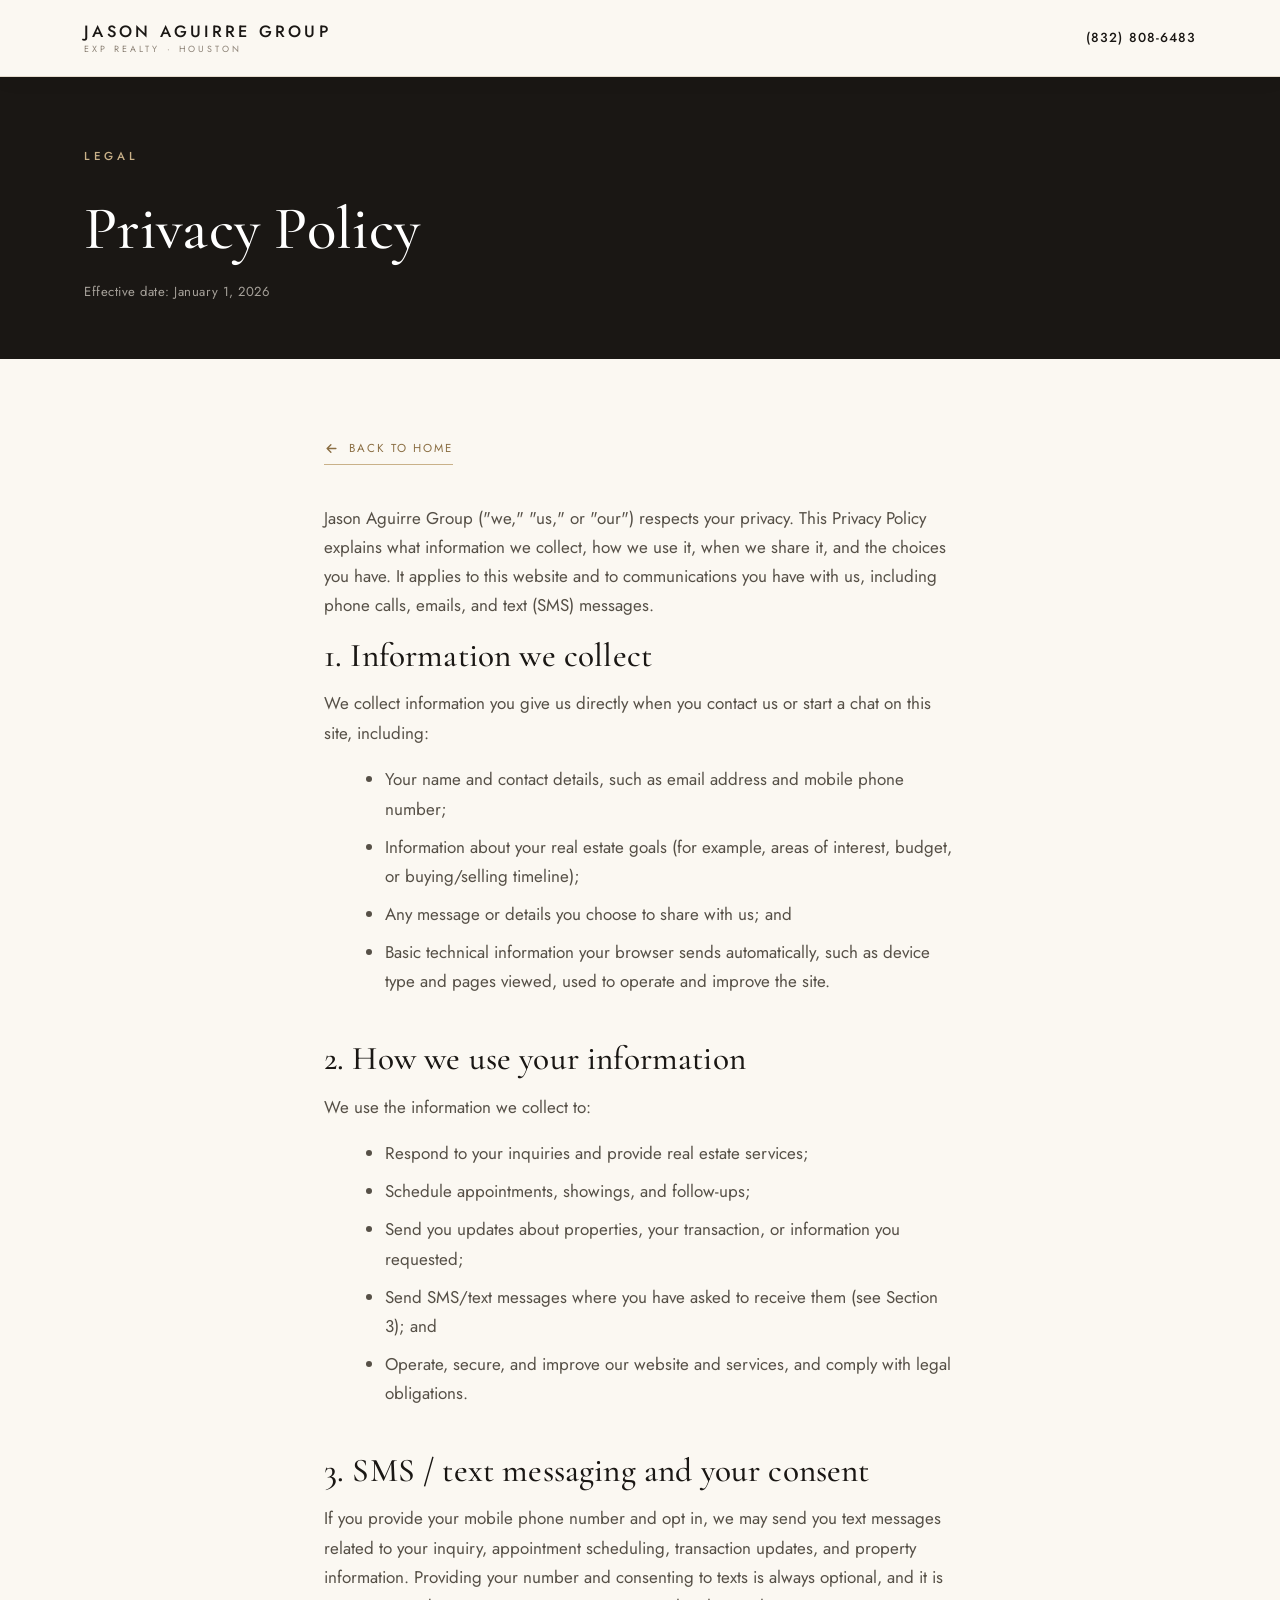
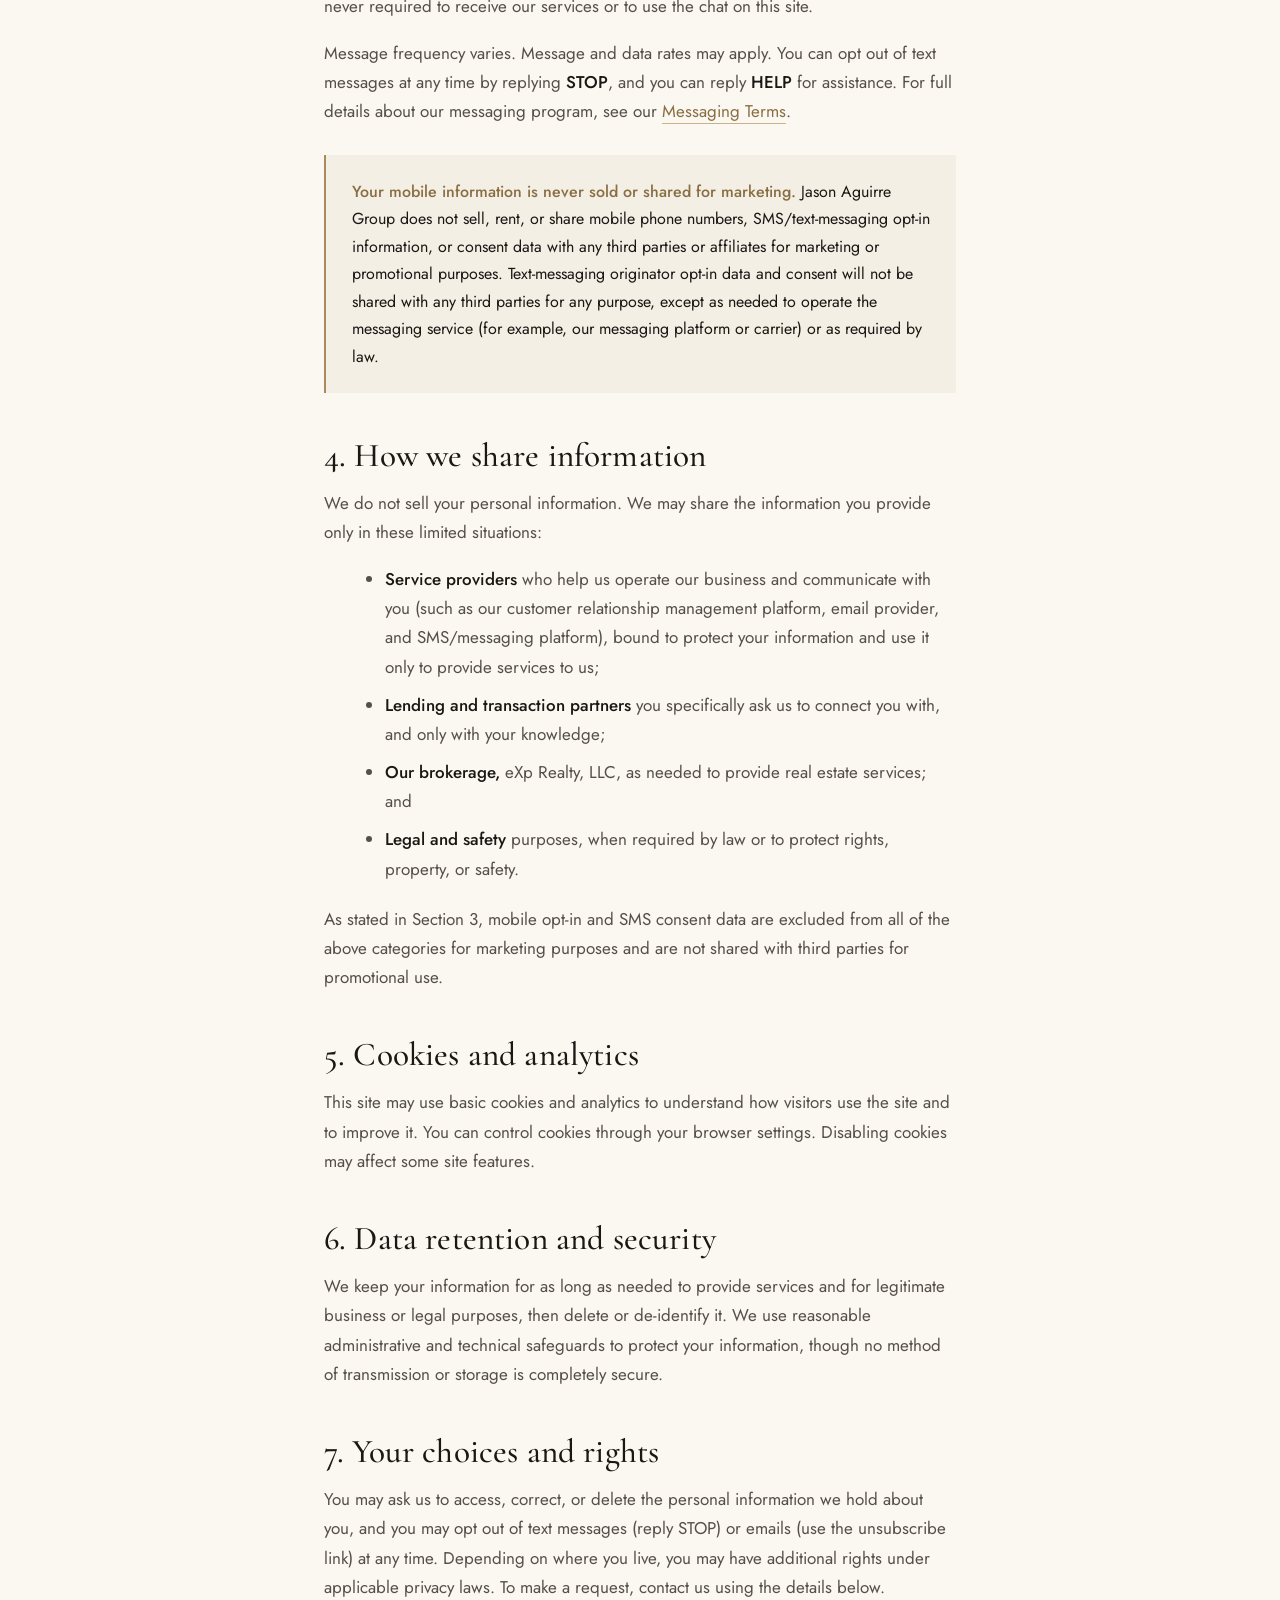
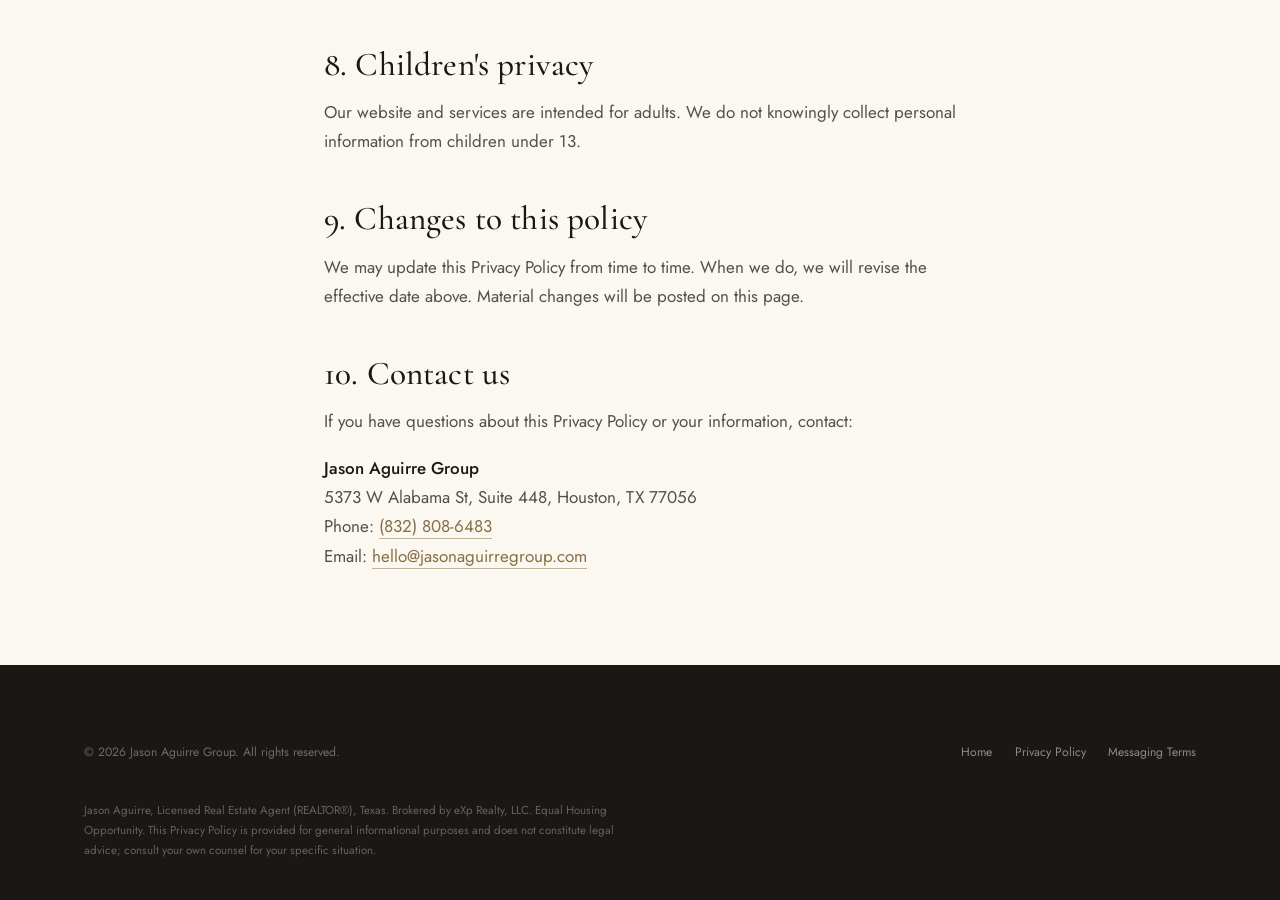
<file: privacy.html>
<!DOCTYPE html>
<!--
  PRIVACY POLICY — contains the SMS/mobile opt-in NON-SHARING clause that
  carriers require for A2P 10DLC approval (see the highlighted callout).
  EDIT: business name (match your EIN entity) + email + effective date.
  Have your own legal counsel review before publishing.
-->
<html lang="en">
<head>
<meta charset="UTF-8" />
<meta name="viewport" content="width=device-width, initial-scale=1.0" />
<title>Privacy Policy | Jason Aguirre Group</title>
<meta name="description" content="Privacy Policy for Jason Aguirre Group, including how we handle SMS/text-messaging consent and mobile information." />
<meta name="robots" content="index, follow" />
<link rel="icon" href="data:image/svg+xml,%3Csvg xmlns='http://www.w3.org/2000/svg' viewBox='0 0 32 32'%3E%3Crect width='32' height='32' fill='%231A1714'/%3E%3Ctext x='16' y='22' font-family='Georgia,serif' font-size='16' fill='%23A98A5C' text-anchor='middle'%3EJ%3C/text%3E%3C/svg%3E" />
<link rel="preconnect" href="https://fonts.googleapis.com" />
<link rel="preconnect" href="https://fonts.gstatic.com" crossorigin />
<link href="https://fonts.googleapis.com/css2?family=Cormorant+Garamond:ital,wght@0,400;0,500;0,600;1,400;1,500;1,600&family=Jost:wght@300;400;500;600&display=swap" rel="stylesheet" />
<link rel="stylesheet" href="styles.css" />
</head>
<body>

<header class="nav scrolled">
  <div class="nav-inner">
    <a class="brand" href="/" aria-label="Jason Aguirre Group home">
      <span class="brand-name">Jason Aguirre Group</span>
      <span class="brand-sub">eXp Realty · Houston</span>
    </a>
    <div class="nav-right">
      <a class="nav-phone" href="tel:+18328086483">(832) 808-6483</a>
    </div>
  </div>
</header>

<section class="legal-hero">
  <div class="wrap">
    <span class="eyebrow on-dark">Legal</span>
    <h1 style="margin-top:.7rem;">Privacy Policy</h1>
    <!-- EDIT: keep this date current whenever you revise the policy -->
    <p class="eff">Effective date: January 1, 2026</p>
  </div>
</section>

<main class="legal-body wrap">
  <a class="back-link" href="/"><svg viewBox="0 0 24 24" fill="none" stroke="currentColor" stroke-width="2.2" stroke-linecap="round" stroke-linejoin="round"><path d="M19 12H5M11 6l-6 6 6 6"/></svg> Back to home</a>

  <p>Jason Aguirre Group ("we," "us," or "our") respects your privacy. This Privacy Policy explains what information we collect, how we use it, when we share it, and the choices you have. It applies to this website and to communications you have with us, including phone calls, emails, and text (SMS) messages.</p>

  <h2>1. Information we collect</h2>
  <p>We collect information you give us directly when you contact us or start a chat on this site, including:</p>
  <ul>
    <li>Your name and contact details, such as email address and mobile phone number;</li>
    <li>Information about your real estate goals (for example, areas of interest, budget, or buying/selling timeline);</li>
    <li>Any message or details you choose to share with us; and</li>
    <li>Basic technical information your browser sends automatically, such as device type and pages viewed, used to operate and improve the site.</li>
  </ul>

  <h2>2. How we use your information</h2>
  <p>We use the information we collect to:</p>
  <ul>
    <li>Respond to your inquiries and provide real estate services;</li>
    <li>Schedule appointments, showings, and follow-ups;</li>
    <li>Send you updates about properties, your transaction, or information you requested;</li>
    <li>Send SMS/text messages where you have asked to receive them (see Section 3); and</li>
    <li>Operate, secure, and improve our website and services, and comply with legal obligations.</li>
  </ul>

  <h2>3. SMS / text messaging and your consent</h2>
  <p>If you provide your mobile phone number and opt in, we may send you text messages related to your inquiry, appointment scheduling, transaction updates, and property information. Providing your number and consenting to texts is always optional, and it is never required to receive our services or to use the chat on this site.</p>
  <p>Message frequency varies. Message and data rates may apply. You can opt out of text messages at any time by replying <strong>STOP</strong>, and you can reply <strong>HELP</strong> for assistance. For full details about our messaging program, see our <a href="terms.html">Messaging Terms</a>.</p>

  <div class="callout">
    <p><strong>Your mobile information is never sold or shared for marketing.</strong> Jason Aguirre Group does not sell, rent, or share mobile phone numbers, SMS/text-messaging opt-in information, or consent data with any third parties or affiliates for marketing or promotional purposes. Text-messaging originator opt-in data and consent will not be shared with any third parties for any purpose, except as needed to operate the messaging service (for example, our messaging platform or carrier) or as required by law.</p>
  </div>

  <h2>4. How we share information</h2>
  <p>We do not sell your personal information. We may share the information you provide only in these limited situations:</p>
  <ul>
    <li><strong>Service providers</strong> who help us operate our business and communicate with you (such as our customer relationship management platform, email provider, and SMS/messaging platform), bound to protect your information and use it only to provide services to us;</li>
    <li><strong>Lending and transaction partners</strong> you specifically ask us to connect you with, and only with your knowledge;</li>
    <li><strong>Our brokerage,</strong> eXp Realty, LLC, as needed to provide real estate services; and</li>
    <li><strong>Legal and safety</strong> purposes, when required by law or to protect rights, property, or safety.</li>
  </ul>
  <p>As stated in Section 3, mobile opt-in and SMS consent data are excluded from all of the above categories for marketing purposes and are not shared with third parties for promotional use.</p>

  <h2>5. Cookies and analytics</h2>
  <p>This site may use basic cookies and analytics to understand how visitors use the site and to improve it. You can control cookies through your browser settings. Disabling cookies may affect some site features.</p>

  <h2>6. Data retention and security</h2>
  <p>We keep your information for as long as needed to provide services and for legitimate business or legal purposes, then delete or de-identify it. We use reasonable administrative and technical safeguards to protect your information, though no method of transmission or storage is completely secure.</p>

  <h2>7. Your choices and rights</h2>
  <p>You may ask us to access, correct, or delete the personal information we hold about you, and you may opt out of text messages (reply STOP) or emails (use the unsubscribe link) at any time. Depending on where you live, you may have additional rights under applicable privacy laws. To make a request, contact us using the details below.</p>

  <h2>8. Children's privacy</h2>
  <p>Our website and services are intended for adults. We do not knowingly collect personal information from children under 13.</p>

  <h2>9. Changes to this policy</h2>
  <p>We may update this Privacy Policy from time to time. When we do, we will revise the effective date above. Material changes will be posted on this page.</p>

  <h2>10. Contact us</h2>
  <p>If you have questions about this Privacy Policy or your information, contact:</p>
  <p>
    <strong>Jason Aguirre Group</strong><br>
    5373 W Alabama St, Suite 448, Houston, TX 77056<br>
    Phone: <a href="tel:+18328086483">(832) 808-6483</a><br>
    <!-- EDIT: real email -->
    Email: <a href="mailto:hello@jasonaguirregroup.com">hello@jasonaguirregroup.com</a>
  </p>
</main>

<footer class="footer">
  <div class="wrap">
    <div class="footer-bottom" style="border-top:none;padding-top:0;">
      <span>© <span id="year">2026</span> Jason Aguirre Group. All rights reserved.</span>
      <span class="legal-links">
        <a href="/">Home</a>
        <a href="privacy.html">Privacy Policy</a>
        <a href="terms.html">Messaging Terms</a>
      </span>
    </div>
    <p class="disclosure">
      Jason Aguirre, Licensed Real Estate Agent (REALTOR®), Texas. Brokered by eXp Realty, LLC.
      Equal Housing Opportunity. This Privacy Policy is provided for general informational purposes
      and does not constitute legal advice; consult your own counsel for your specific situation.
    </p>
  </div>
</footer>

<script>document.getElementById('year').textContent = new Date().getFullYear();</script>
<!-- GoHighLevel / LeadConnector chat widget — the single, A2P-approved contact-collection point for this site -->
<script src="https://widgets.leadconnectorhq.com/loader.js" data-resources-url="https://widgets.leadconnectorhq.com/chat-widget/loader.js" data-widget-id="6a44a97778283763b9471b7b" data-source="WEB_USER"></script>
</body>
</html>
</file>
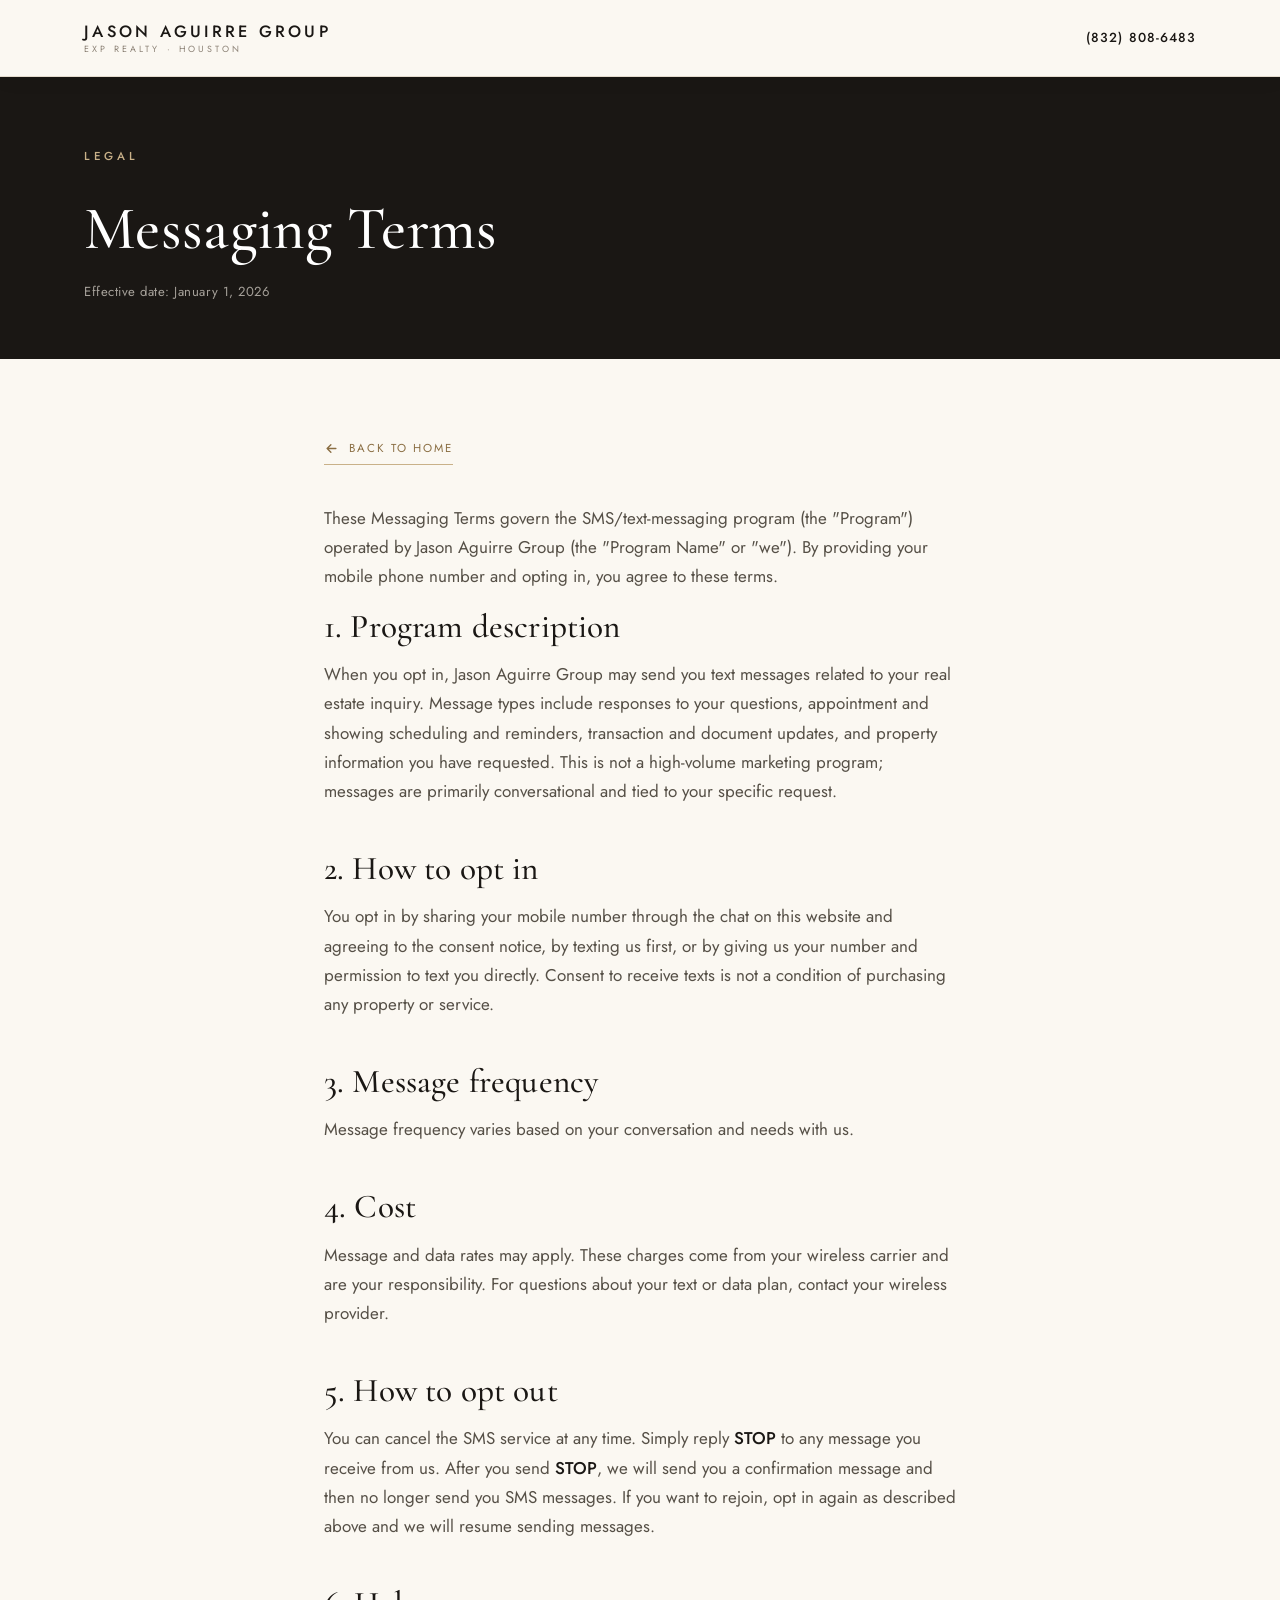
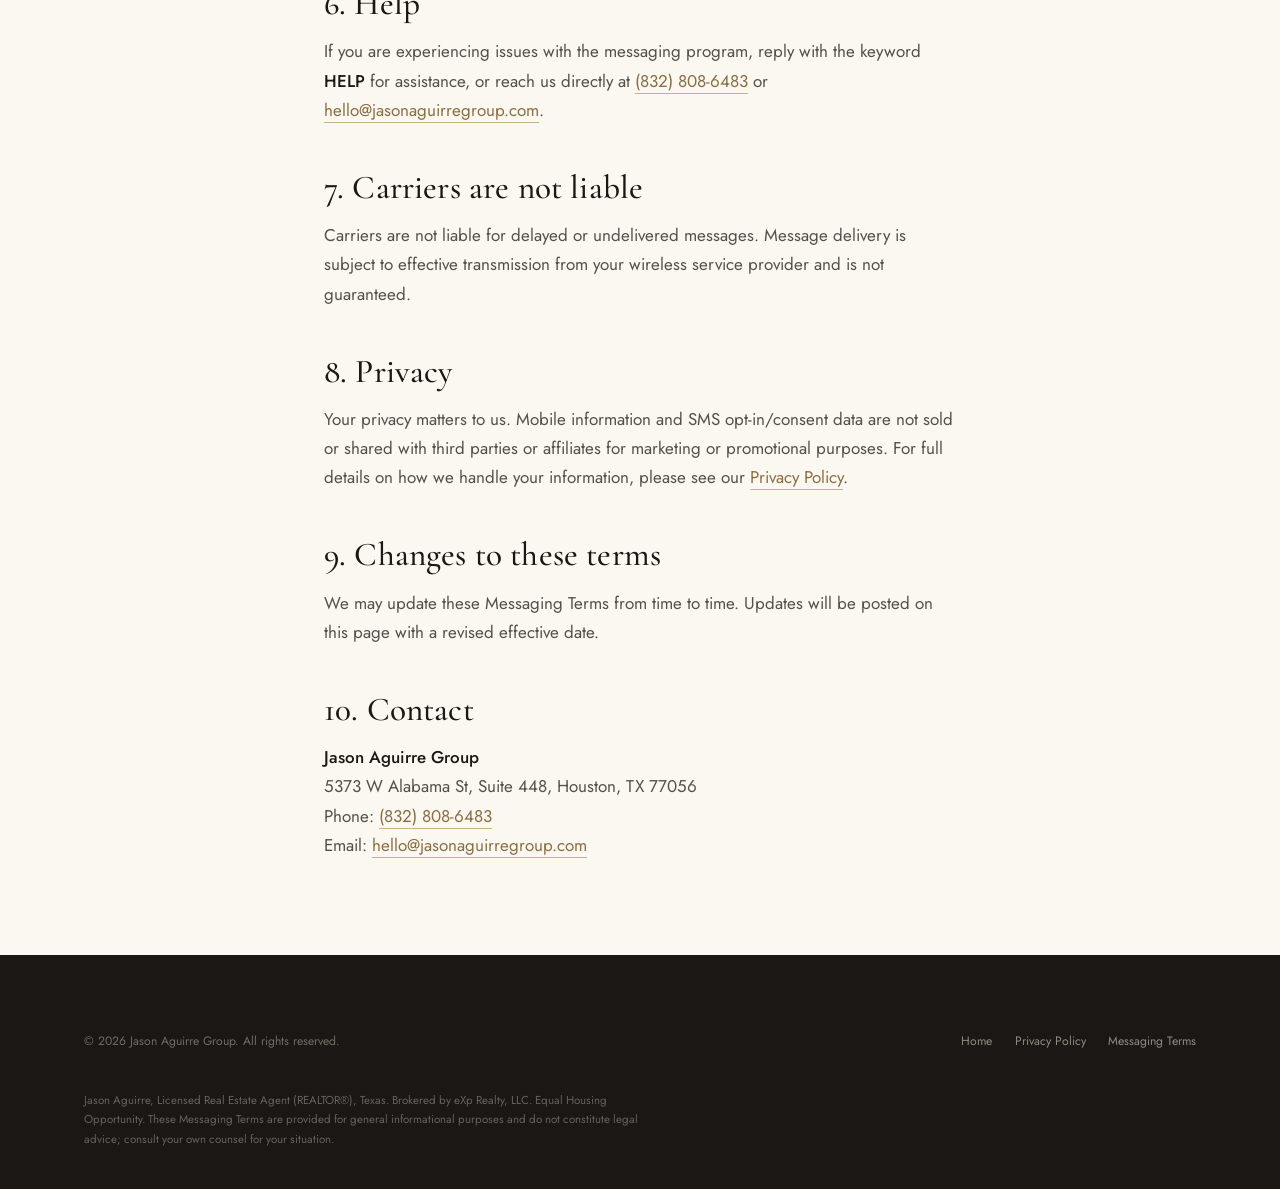
<file: terms.html>
<!DOCTYPE html>
<!--
  MESSAGING TERMS — SMS program disclosures carriers expect for A2P 10DLC:
  program/brand name, message types, frequency, "message and data rates may
  apply" (verbatim), STOP/HELP (bold), support contact, carrier liability,
  link to privacy policy.
  EDIT: business name (match EIN entity) + email + effective date.
-->
<html lang="en">
<head>
<meta charset="UTF-8" />
<meta name="viewport" content="width=device-width, initial-scale=1.0" />
<title>Messaging Terms | Jason Aguirre Group</title>
<meta name="description" content="SMS / text messaging terms and conditions for the Jason Aguirre Group messaging program." />
<meta name="robots" content="index, follow" />
<link rel="icon" href="data:image/svg+xml,%3Csvg xmlns='http://www.w3.org/2000/svg' viewBox='0 0 32 32'%3E%3Crect width='32' height='32' fill='%231A1714'/%3E%3Ctext x='16' y='22' font-family='Georgia,serif' font-size='16' fill='%23A98A5C' text-anchor='middle'%3EJ%3C/text%3E%3C/svg%3E" />
<link rel="preconnect" href="https://fonts.googleapis.com" />
<link rel="preconnect" href="https://fonts.gstatic.com" crossorigin />
<link href="https://fonts.googleapis.com/css2?family=Cormorant+Garamond:ital,wght@0,400;0,500;0,600;1,400;1,500;1,600&family=Jost:wght@300;400;500;600&display=swap" rel="stylesheet" />
<link rel="stylesheet" href="styles.css" />
</head>
<body>

<header class="nav scrolled">
  <div class="nav-inner">
    <a class="brand" href="/" aria-label="Jason Aguirre Group home">
      <span class="brand-name">Jason Aguirre Group</span>
      <span class="brand-sub">eXp Realty · Houston</span>
    </a>
    <div class="nav-right">
      <a class="nav-phone" href="tel:+18328086483">(832) 808-6483</a>
    </div>
  </div>
</header>

<section class="legal-hero">
  <div class="wrap">
    <span class="eyebrow on-dark">Legal</span>
    <h1 style="margin-top:.7rem;">Messaging Terms</h1>
    <!-- EDIT: keep current -->
    <p class="eff">Effective date: January 1, 2026</p>
  </div>
</section>

<main class="legal-body wrap">
  <a class="back-link" href="/"><svg viewBox="0 0 24 24" fill="none" stroke="currentColor" stroke-width="2.2" stroke-linecap="round" stroke-linejoin="round"><path d="M19 12H5M11 6l-6 6 6 6"/></svg> Back to home</a>

  <p>These Messaging Terms govern the SMS/text-messaging program (the "Program") operated by Jason Aguirre Group (the "Program Name" or "we"). By providing your mobile phone number and opting in, you agree to these terms.</p>

  <h2>1. Program description</h2>
  <p>When you opt in, Jason Aguirre Group may send you text messages related to your real estate inquiry. Message types include responses to your questions, appointment and showing scheduling and reminders, transaction and document updates, and property information you have requested. This is not a high-volume marketing program; messages are primarily conversational and tied to your specific request.</p>

  <h2>2. How to opt in</h2>
  <p>You opt in by sharing your mobile number through the chat on this website and agreeing to the consent notice, by texting us first, or by giving us your number and permission to text you directly. Consent to receive texts is not a condition of purchasing any property or service.</p>

  <h2>3. Message frequency</h2>
  <p>Message frequency varies based on your conversation and needs with us.</p>

  <h2>4. Cost</h2>
  <p>Message and data rates may apply. These charges come from your wireless carrier and are your responsibility. For questions about your text or data plan, contact your wireless provider.</p>

  <h2>5. How to opt out</h2>
  <p>You can cancel the SMS service at any time. Simply reply <strong>STOP</strong> to any message you receive from us. After you send <strong>STOP</strong>, we will send you a confirmation message and then no longer send you SMS messages. If you want to rejoin, opt in again as described above and we will resume sending messages.</p>

  <h2>6. Help</h2>
  <p>If you are experiencing issues with the messaging program, reply with the keyword <strong>HELP</strong> for assistance, or reach us directly at <a href="tel:+18328086483">(832) 808-6483</a> or <a href="mailto:hello@jasonaguirregroup.com">hello@jasonaguirregroup.com</a>.</p>

  <h2>7. Carriers are not liable</h2>
  <p>Carriers are not liable for delayed or undelivered messages. Message delivery is subject to effective transmission from your wireless service provider and is not guaranteed.</p>

  <h2>8. Privacy</h2>
  <p>Your privacy matters to us. Mobile information and SMS opt-in/consent data are not sold or shared with third parties or affiliates for marketing or promotional purposes. For full details on how we handle your information, please see our <a href="privacy.html">Privacy Policy</a>.</p>

  <h2>9. Changes to these terms</h2>
  <p>We may update these Messaging Terms from time to time. Updates will be posted on this page with a revised effective date.</p>

  <h2>10. Contact</h2>
  <p>
    <strong>Jason Aguirre Group</strong><br>
    5373 W Alabama St, Suite 448, Houston, TX 77056<br>
    Phone: <a href="tel:+18328086483">(832) 808-6483</a><br>
    <!-- EDIT: real email -->
    Email: <a href="mailto:hello@jasonaguirregroup.com">hello@jasonaguirregroup.com</a>
  </p>
</main>

<footer class="footer">
  <div class="wrap">
    <div class="footer-bottom" style="border-top:none;padding-top:0;">
      <span>© <span id="year">2026</span> Jason Aguirre Group. All rights reserved.</span>
      <span class="legal-links">
        <a href="/">Home</a>
        <a href="privacy.html">Privacy Policy</a>
        <a href="terms.html">Messaging Terms</a>
      </span>
    </div>
    <p class="disclosure">
      Jason Aguirre, Licensed Real Estate Agent (REALTOR®), Texas. Brokered by eXp Realty, LLC.
      Equal Housing Opportunity. These Messaging Terms are provided for general informational
      purposes and do not constitute legal advice; consult your own counsel for your situation.
    </p>
  </div>
</footer>

<script>document.getElementById('year').textContent = new Date().getFullYear();</script>
<!-- GoHighLevel / LeadConnector chat widget — the single, A2P-approved contact-collection point for this site -->
<script src="https://widgets.leadconnectorhq.com/loader.js" data-resources-url="https://widgets.leadconnectorhq.com/chat-widget/loader.js" data-widget-id="6a44a97778283763b9471b7b" data-source="WEB_USER"></script>
</body>
</html>
</file>
<file: styles.css>
/* ============================================================
   Jason Aguirre Group — luxury editorial real estate
   Display: Cormorant Garamond   ·   UI/Body: Jost
   Palette: warm ivory · charcoal ink · antique gold
   All photography uses background-image over a solid fallback,
   so a missing image degrades to an elegant tone — never broken.
   ============================================================ */

:root {
  --paper:    #FBF8F2;
  --ivory:    #F4EFE5;
  --sand:     #EDE6D8;
  --ink:      #1A1714;
  --char:     #242019;
  --ink-soft: #565047;
  --stone:    #8B8175;
  --gold:     #A98A5C;
  --gold-deep:#8A6E43;
  --gold-soft:#C9B189;
  --line:     #E4DBCD;
  --line-dk:  rgba(244,239,229,.16);
  --white:    #FFFFFF;

  --serif: 'Cormorant Garamond', Georgia, 'Times New Roman', serif;
  --sans:  'Jost', system-ui, -apple-system, BlinkMacSystemFont, sans-serif;

  --maxw: 1240px;
  --gutter: clamp(1.25rem, 5vw, 4rem);
  --nav-h: 76px;

  --shadow: 0 18px 50px rgba(26,23,20,.13);
  --shadow-sm: 0 8px 24px rgba(26,23,20,.08);
}

/* ---------- reset ---------- */
*, *::before, *::after { box-sizing: border-box; }
* { margin: 0; }
html { -webkit-text-size-adjust: 100%; scroll-behavior: smooth; }
body {
  font-family: var(--sans);
  background: var(--paper);
  color: var(--ink-soft);
  font-size: 1.0625rem;
  font-weight: 400;
  line-height: 1.72;
  -webkit-font-smoothing: antialiased;
  text-rendering: optimizeLegibility;
}
img, svg { display: block; max-width: 100%; }
a { color: inherit; text-decoration: none; }
button, input, textarea, select { font: inherit; color: inherit; }
:focus-visible { outline: 2px solid var(--gold); outline-offset: 3px; }
::selection { background: var(--gold-soft); color: var(--ink); }

/* ---------- type ---------- */
h1, h2, h3, h4 { font-family: var(--serif); color: var(--ink); font-weight: 500; line-height: 1.06; letter-spacing: .005em; }
h1 { font-size: clamp(2.9rem, 6.5vw, 5.6rem); font-weight: 500; }
h2 { font-size: clamp(2.1rem, 4.2vw, 3.5rem); }
h3 { font-size: clamp(1.4rem, 2vw, 1.7rem); }
p { color: var(--ink-soft); }
em { font-style: italic; }
strong { color: var(--ink); font-weight: 500; }

.eyebrow {
  font-family: var(--sans);
  font-size: .72rem;
  font-weight: 500;
  letter-spacing: .32em;
  text-transform: uppercase;
  color: var(--gold-deep);
  display: inline-block;
}
.eyebrow.on-dark { color: var(--gold-soft); }
.script { font-family: var(--serif); font-style: italic; font-weight: 500; color: var(--gold-deep); }

/* ---------- layout ---------- */
.wrap { max-width: var(--maxw); margin-inline: auto; padding-inline: var(--gutter); }
.section { padding-block: clamp(4.5rem, 9vw, 8rem); }
.center { text-align: center; }
.lede { font-size: clamp(1.05rem, 1.5vw, 1.2rem); color: var(--ink-soft); line-height: 1.75; }
.section-head { max-width: 640px; }
.section-head.center { margin-inline: auto; }
.section-head .eyebrow { margin-bottom: 1.1rem; }
.section-head h2 { margin-bottom: 1.2rem; }
.rule { width: 54px; height: 1px; background: var(--gold); border: 0; margin: 1.4rem 0; }
.rule.center { margin-inline: auto; }
.bg-ivory { background: var(--ivory); }
.bg-sand { background: var(--sand); }
.bg-ink { background: var(--ink); color: #D9D2C7; }

/* ---------- buttons (squared, tracked — editorial) ---------- */
.btn {
  display: inline-flex; align-items: center; gap: .7rem;
  font-family: var(--sans); font-size: .76rem; font-weight: 500;
  letter-spacing: .2em; text-transform: uppercase;
  padding: 1.05rem 2rem; border: 1px solid var(--ink); background: var(--ink); color: var(--paper);
  cursor: pointer; transition: background .25s ease, color .25s ease, border-color .25s ease, transform .25s ease;
}
.btn:hover { background: transparent; color: var(--ink); transform: translateY(-1px); }
.btn svg { width: 15px; height: 15px; }
.btn-gold { background: var(--gold); border-color: var(--gold); color: #fff; }
.btn-gold:hover { background: transparent; color: var(--gold-deep); border-color: var(--gold); }
.btn-outline { background: transparent; color: var(--ink); border-color: var(--ink); }
.btn-outline:hover { background: var(--ink); color: var(--paper); }
.btn-light { background: transparent; border-color: rgba(255,255,255,.55); color: #fff; }
.btn-light:hover { background: #fff; color: var(--ink); border-color: #fff; }
.btn-solid-light { background: #fff; border-color: #fff; color: var(--ink); }
.btn-solid-light:hover { background: transparent; color: #fff; }

.textlink {
  font-family: var(--sans); font-size: .76rem; font-weight: 500; letter-spacing: .2em; text-transform: uppercase;
  color: var(--ink); display: inline-flex; align-items: center; gap: .6rem; padding-bottom: .35rem;
  border-bottom: 1px solid var(--gold); transition: gap .25s ease, color .25s ease;
}
.textlink:hover { gap: .95rem; color: var(--gold-deep); }
.textlink svg { width: 15px; height: 15px; }

/* ============================================================
   NAV  (fixed; transparent over hero, solid when scrolled)
   ============================================================ */
.nav {
  position: fixed; top: 0; left: 0; right: 0; z-index: 100;
  transition: background .3s ease, box-shadow .3s ease, border-color .3s ease;
  border-bottom: 1px solid transparent;
}
.nav-inner {
  max-width: var(--maxw); margin-inline: auto; padding: 0 var(--gutter);
  height: var(--nav-h); display: flex; align-items: center; justify-content: space-between; gap: 1.5rem;
}
.brand { display: flex; flex-direction: column; line-height: 1.1; }
.brand-name { font-family: var(--sans); font-weight: 500; font-size: 1.02rem; letter-spacing: .2em; text-transform: uppercase; color: #fff; transition: color .3s ease; }
.brand-sub { font-family: var(--sans); font-size: .56rem; letter-spacing: .34em; text-transform: uppercase; color: rgba(255,255,255,.66); margin-top: 3px; transition: color .3s ease; }

.nav-links { display: flex; align-items: center; gap: 2.2rem; }
.nav-links a {
  font-family: var(--sans); font-size: .76rem; font-weight: 500; letter-spacing: .16em; text-transform: uppercase;
  color: rgba(255,255,255,.92); position: relative; padding: .4rem 0; transition: color .25s ease;
}
.nav-links a::after { content: ""; position: absolute; left: 0; bottom: 0; width: 0; height: 1px; background: var(--gold-soft); transition: width .28s ease; }
.nav-links a:hover::after, .nav-links a:focus-visible::after { width: 100%; }
.nav-links a.tag { color: var(--gold-soft); letter-spacing: .12em; }

.nav-right { display: flex; align-items: center; gap: 1.6rem; }
.nav-phone { font-family: var(--sans); font-size: .82rem; font-weight: 500; letter-spacing: .08em; color: #fff; transition: color .25s ease; white-space: nowrap; }
.nav-toggle { display: none; background: none; border: 0; padding: .4rem; cursor: pointer; color: #fff; }
.nav-toggle svg { width: 26px; height: 26px; }

/* scrolled / solid state */
.nav.scrolled { background: var(--paper); border-bottom-color: var(--line); box-shadow: 0 2px 20px rgba(26,23,20,.05); }
.nav.scrolled .brand-name, .nav.scrolled .nav-phone { color: var(--ink); }
.nav.scrolled .brand-sub { color: var(--stone); }
.nav.scrolled .nav-links a { color: var(--ink-soft); }
.nav.scrolled .nav-links a:hover { color: var(--ink); }
.nav.scrolled .nav-links a.tag { color: var(--gold-deep); }
.nav.scrolled .nav-toggle { color: var(--ink); }

/* ============================================================
   HERO  (full-bleed image, scrim, centered serif)
   ============================================================ */
.hero {
  position: relative; min-height: 100vh; display: flex; align-items: center;
  background-color: #221E18;
  background-image: linear-gradient(180deg, rgba(20,17,14,.55) 0%, rgba(20,17,14,.28) 38%, rgba(20,17,14,.72) 100%),
                    url('https://images.unsplash.com/photo-1600596542815-ffad4c1539a9?auto=format&fit=crop&w=1920&q=80');
  background-size: cover; background-position: center;
}
.hero-inner { max-width: 940px; margin-inline: auto; padding: calc(var(--nav-h) + 2rem) var(--gutter) 4rem; text-align: center; color: #fff; position: relative; z-index: 2; }
.hero .eyebrow { color: var(--gold-soft); margin-bottom: 1.6rem; }
.hero h1 { color: #fff; max-width: 16ch; margin-inline: auto; }
.hero h1 em { font-style: italic; color: var(--gold-soft); }
.hero-sub { margin: 1.8rem auto 0; max-width: 50ch; font-size: clamp(1.02rem, 1.5vw, 1.2rem); color: rgba(255,255,255,.9); font-weight: 300; }
.hero-actions { margin-top: 2.6rem; display: flex; flex-wrap: wrap; gap: 1rem; justify-content: center; }
.hero-scroll { position: absolute; bottom: 2rem; left: 50%; transform: translateX(-50%); z-index: 2; color: rgba(255,255,255,.7); font-size: .64rem; letter-spacing: .3em; text-transform: uppercase; display: flex; flex-direction: column; align-items: center; gap: .7rem; }
.hero-scroll .line { width: 1px; height: 42px; background: linear-gradient(rgba(255,255,255,.6), transparent); }

/* ============================================================
   STATS STRIP
   ============================================================ */
.stats { display: grid; grid-template-columns: repeat(4, 1fr); }
.stat { padding: clamp(2.5rem,5vw,3.5rem) 1.5rem; text-align: center; border-right: 1px solid var(--line-dk); }
.stat:last-child { border-right: 0; }
.stat .figure { font-family: var(--serif); font-weight: 500; font-size: clamp(1.7rem, 2.6vw, 2.4rem); color: #fff; line-height: 1.1; }
.stat .figure .accent { color: var(--gold-soft); }
.stat .label { font-family: var(--sans); font-size: .68rem; letter-spacing: .22em; text-transform: uppercase; color: var(--stone); margin-top: .8rem; }

/* ============================================================
   INTRO / ABOUT  (image + text)
   ============================================================ */
.split { display: grid; grid-template-columns: 1fr 1fr; gap: clamp(2.5rem, 6vw, 6rem); align-items: center; }
.split.reverse .split-media { order: 2; }
.split-media {
  position: relative; aspect-ratio: 4/5; background-color: var(--sand);
  background-size: cover; background-position: center; box-shadow: var(--shadow);
}
.split-media.tall { aspect-ratio: 3/4; }
.split-media .tag-float {
  position: absolute; bottom: 0; left: 0; background: var(--ink); color: var(--paper);
  padding: 1.3rem 1.6rem; max-width: 78%;
}
.split-media .tag-float .q { font-family: var(--serif); font-style: italic; font-size: 1.15rem; line-height: 1.3; color: #fff; }
.split-media .tag-float .by { font-family: var(--sans); font-size: .66rem; letter-spacing: .22em; text-transform: uppercase; color: var(--gold-soft); margin-top: .7rem; }
.split-text p + p { margin-top: 1.1rem; }
.split-text .btn, .split-text .textlink { margin-top: 2rem; }

/* ============================================================
   FEATURED LISTINGS
   ============================================================ */
.listings { display: grid; grid-template-columns: repeat(3, 1fr); gap: 1.6rem; margin-top: 3.2rem; }
.listing { background: var(--paper); border: 1px solid var(--line); transition: transform .3s ease, box-shadow .3s ease; }
.bg-ivory .listing, .bg-sand .listing { background: var(--white); }
.listing:hover { transform: translateY(-5px); box-shadow: var(--shadow); }
.listing-media { position: relative; aspect-ratio: 4/3; background-color: var(--sand); background-size: cover; background-position: center; overflow: hidden; }
.listing-badge {
  position: absolute; top: 1rem; left: 1rem; background: rgba(26,23,20,.86); color: #fff;
  font-family: var(--sans); font-size: .6rem; font-weight: 500; letter-spacing: .2em; text-transform: uppercase;
  padding: .45rem .8rem;
}
.listing-badge.coming { background: var(--gold); }
.listing-badge.pending { background: #6E6157; }
.listing-body { padding: 1.5rem 1.5rem 1.7rem; }
.listing-price { font-family: var(--serif); font-weight: 600; font-size: 1.85rem; color: var(--ink); line-height: 1; }
.listing-meta { display: flex; gap: 1.1rem; margin: .9rem 0 1rem; font-family: var(--sans); font-size: .8rem; letter-spacing: .03em; color: var(--ink-soft); }
.listing-meta span { display: flex; align-items: center; gap: .35rem; }
.listing-meta b { color: var(--ink); font-weight: 500; }
.listing-addr { font-family: var(--sans); font-size: .85rem; color: var(--stone); line-height: 1.5; padding-top: 1rem; border-top: 1px solid var(--line); }
.listings-cta { text-align: center; margin-top: 3.2rem; }

/* ============================================================
   SERVICES
   ============================================================ */
.services { display: grid; grid-template-columns: repeat(4, 1fr); gap: 0; margin-top: 3.2rem; border-top: 1px solid var(--line); border-left: 1px solid var(--line); }
.service { padding: 2.4rem 1.8rem; border-right: 1px solid var(--line); border-bottom: 1px solid var(--line); transition: background .3s ease; }
.service:hover { background: var(--paper); }
.bg-ivory .service:hover { background: var(--white); }
.service .num { font-family: var(--serif); font-style: italic; font-size: 1rem; color: var(--gold-deep); }
.service h3 { margin: 1rem 0 .7rem; }
.service p { font-size: .92rem; line-height: 1.65; }

/* ============================================================
   COMMUNITIES (image tiles)
   ============================================================ */
.communities { display: grid; grid-template-columns: repeat(3, 1fr); gap: 1.2rem; margin-top: 3.2rem; }
.community {
  position: relative; aspect-ratio: 5/6; background-color: var(--char);
  background-size: cover; background-position: center; overflow: hidden; display: flex; align-items: flex-end;
}
.community::before { content: ""; position: absolute; inset: 0; background: linear-gradient(180deg, rgba(20,17,14,.05) 30%, rgba(20,17,14,.78) 100%); transition: background .35s ease; z-index: 1; }
.community::after { content: ""; position: absolute; inset: 0; background-size: cover; background-position: center; background-image: inherit; transform: scale(1); transition: transform .6s ease; z-index: 0; }
.community:hover::before { background: linear-gradient(180deg, rgba(20,17,14,.2) 10%, rgba(20,17,14,.82) 100%); }
.community-label { position: relative; z-index: 2; padding: 1.6rem; width: 100%; }
.community-label .name { font-family: var(--serif); font-size: 1.6rem; color: #fff; line-height: 1; }
.community-label .meta { font-family: var(--sans); font-size: .64rem; letter-spacing: .22em; text-transform: uppercase; color: var(--gold-soft); margin-top: .5rem; }
.communities-cta { text-align: center; margin-top: 3rem; }

/* ============================================================
   PATH (process — order carries meaning)
   ============================================================ */
.path { display: grid; grid-template-columns: repeat(4, 1fr); gap: 2rem; margin-top: 3.4rem; }
.step { position: relative; }
.step .pnum { font-family: var(--serif); font-size: 3.2rem; font-weight: 500; color: var(--gold-soft); line-height: 1; }
.bg-ink .step .pnum { color: var(--gold); }
.step .pdiv { width: 36px; height: 1px; background: var(--gold); margin: 1.1rem 0; }
.step h3 { margin-bottom: .6rem; }
.bg-ink .step h3 { color: #fff; }
.step p { font-size: .92rem; line-height: 1.65; }
.bg-ink .step p { color: rgba(217,210,199,.78); }

/* ============================================================
   CONTACT + A2P FORM
   ============================================================ */
.contact-grid { display: grid; grid-template-columns: .85fr 1.15fr; gap: clamp(2.5rem, 6vw, 5rem); align-items: start; }
.contact-info .rule { margin: 1.4rem 0 1.8rem; }
.contact-list { margin-top: 2.2rem; display: grid; gap: 1.5rem; }
.contact-list .ci { display: flex; gap: 1rem; align-items: flex-start; }
.contact-list .ci .lbl { font-family: var(--sans); font-size: .64rem; letter-spacing: .22em; text-transform: uppercase; color: var(--gold-deep); margin-bottom: .35rem; }
.contact-list .ci .val, .contact-list .ci a { font-family: var(--serif); font-size: 1.3rem; color: var(--ink); line-height: 1.3; }
.contact-list .ci a:hover { color: var(--gold-deep); }
.contact-list .ci .val.sm { font-size: 1.05rem; }

.form-card { background: var(--paper); border: 1px solid var(--line); padding: clamp(1.8rem, 3.5vw, 3rem); box-shadow: var(--shadow-sm); }
.bg-ivory .form-card, .bg-sand .form-card { background: var(--white); }
.form-card .form-eyebrow { margin-bottom: .8rem; }
.form-card h3 { font-size: clamp(1.6rem, 2.4vw, 2rem); margin-bottom: .5rem; }
.form-card .form-note { font-size: .92rem; color: var(--stone); margin-bottom: 2rem; }
.field { margin-bottom: 1.4rem; }
.field label { display: block; font-family: var(--sans); font-size: .66rem; letter-spacing: .18em; text-transform: uppercase; color: var(--ink); margin-bottom: .55rem; }
.field label .opt { color: var(--stone); }
.field input, .field textarea {
  width: 100%; padding: .85rem 0; border: 0; border-bottom: 1px solid var(--line-strong, var(--line));
  border-bottom: 1px solid #D8CFBE; background: transparent; color: var(--ink); font-size: 1rem;
  transition: border-color .2s ease;
}
.field input::placeholder, .field textarea::placeholder { color: #B3AB9D; }
.field input:focus, .field textarea:focus { outline: none; border-bottom-color: var(--gold); }
.field textarea { resize: vertical; min-height: 70px; }
.field-row { display: grid; grid-template-columns: 1fr 1fr; gap: 1.6rem; }

/* consent — each checkbox label is its own CTA disclosure;
   NO third-party language here (that lives in the Privacy Policy) */
.consent-block { margin: 1.8rem 0 1.4rem; padding-top: 1.6rem; border-top: 1px solid var(--line); }
.consent { display: flex; gap: .85rem; align-items: flex-start; margin-bottom: 1rem; }
.consent input[type="checkbox"] { appearance: none; -webkit-appearance: none; width: 19px; height: 19px; flex: none; margin-top: 2px; border: 1.5px solid var(--gold); background: transparent; cursor: pointer; position: relative; transition: background .15s ease; }
.consent input[type="checkbox"]:checked { background: var(--gold); }
.consent input[type="checkbox"]:checked::after { content: ""; position: absolute; left: 5px; top: 1px; width: 6px; height: 11px; border: solid #fff; border-width: 0 2px 2px 0; transform: rotate(45deg); }
.consent input[type="checkbox"]:focus-visible { outline: 2px solid var(--gold); outline-offset: 2px; }
.consent label { font-family: var(--sans); font-size: .82rem; line-height: 1.55; color: var(--ink-soft); cursor: pointer; }
.consent label .lead { color: var(--ink); font-weight: 500; }

.form-fine { font-size: .76rem; color: var(--stone); line-height: 1.6; margin-top: 1.4rem; }
.form-fine a { color: var(--gold-deep); border-bottom: 1px solid var(--gold-soft); }
.form-fine a:hover { color: var(--ink); }
.form-card .btn { width: 100%; justify-content: center; margin-top: .4rem; }

.form-success { display: none; text-align: center; padding: 2rem 1rem; }
.form-success.show { display: block; }
.form-success .mark { width: 56px; height: 56px; border: 1px solid var(--gold); border-radius: 50%; display: grid; place-items: center; margin: 0 auto 1.4rem; color: var(--gold-deep); }
.form-success .mark svg { width: 26px; height: 26px; }
.form-success h3 { margin-bottom: .5rem; }

/* ============================================================
   FOOTER
   ============================================================ */
.footer { background: var(--ink); color: rgba(217,210,199,.62); padding-top: clamp(3.5rem, 6vw, 5.5rem); }
.footer .wrap { padding-bottom: 0; }
.footer-top { display: grid; grid-template-columns: 1.5fr 1fr 1fr; gap: 3rem; padding-bottom: 3rem; border-bottom: 1px solid var(--line-dk); }
.footer .brand { margin-bottom: 1.4rem; }
.footer .brand-name { color: #fff; }
.footer .brand-sub { color: var(--gold-soft); }
.footer-blurb { font-size: .92rem; color: rgba(217,210,199,.6); max-width: 36ch; line-height: 1.7; }
.footer-social { display: flex; gap: 1rem; margin-top: 1.6rem; }
.footer-social a { width: 38px; height: 38px; border: 1px solid var(--line-dk); display: grid; place-items: center; color: rgba(217,210,199,.7); transition: border-color .25s ease, color .25s ease; }
.footer-social a:hover { border-color: var(--gold); color: var(--gold-soft); }
.footer-social svg { width: 17px; height: 17px; }
.footer h4 { font-family: var(--sans); font-size: .66rem; letter-spacing: .24em; text-transform: uppercase; color: var(--gold-soft); margin-bottom: 1.3rem; font-weight: 500; }
.footer-col a, .footer-col p { display: block; font-family: var(--sans); font-size: .9rem; color: rgba(217,210,199,.68); margin-bottom: .7rem; line-height: 1.5; }
.footer-col a:hover { color: #fff; }

.footer-legal { padding: 2.2rem 0; border-bottom: 1px solid var(--line-dk); display: flex; flex-wrap: wrap; gap: 1rem 2rem; align-items: center; justify-content: center; text-align: center; }
.footer-legal a { font-family: var(--sans); font-size: .74rem; letter-spacing: .04em; color: rgba(217,210,199,.7); }
.footer-legal a:hover { color: var(--gold-soft); }
.footer-bottom { padding: 1.8rem 0 2.4rem; display: flex; flex-wrap: wrap; justify-content: space-between; gap: .8rem; }
.footer-bottom span { font-family: var(--sans); font-size: .76rem; color: rgba(217,210,199,.45); }
.footer-bottom .legal-links { display: flex; gap: 1.4rem; }
.footer-bottom .legal-links a { color: rgba(217,210,199,.62); }
.footer-bottom .legal-links a:hover { color: var(--gold-soft); }
.footer .disclosure { font-size: .72rem; color: rgba(217,210,199,.4); line-height: 1.7; padding-bottom: 2.5rem; max-width: 80ch; }

/* ============================================================
   LEGAL PAGES
   ============================================================ */
.legal-hero { background: var(--ink); color: #EFEAE0; padding: calc(var(--nav-h) + clamp(2.5rem,5vw,4rem)) 0 clamp(2.5rem,5vw,3.5rem); }
.legal-hero h1 { color: #fff; font-size: clamp(2.4rem,5vw,3.8rem); }
.legal-hero .eyebrow { margin-bottom: 1.2rem; }
.legal-hero .eff { font-family: var(--sans); margin-top: 1.2rem; font-size: .82rem; letter-spacing: .04em; color: rgba(239,234,224,.65); }
.legal-body { max-width: 760px; margin-inline: auto; padding-block: clamp(3.5rem,6vw,5rem); }
.legal-body h2 { font-size: clamp(1.6rem,2.6vw,2.1rem); margin: 2.8rem 0 1rem; }
.legal-body h2:first-of-type { margin-top: 0; }
.legal-body h3 { margin: 1.8rem 0 .7rem; }
.legal-body p { margin-bottom: 1.1rem; }
.legal-body ul { margin: 0 0 1.3rem 1.3rem; }
.legal-body li { margin-bottom: .55rem; }
.legal-body a { color: var(--gold-deep); border-bottom: 1px solid var(--gold-soft); }
.legal-body a:hover { color: var(--ink); }
.callout { background: var(--ivory); border-left: 2px solid var(--gold); padding: 1.4rem 1.6rem; margin: 1.8rem 0; }
.callout p { margin: 0; color: var(--ink); font-size: 1rem; }
.callout p strong { color: var(--gold-deep); }
.back-link { display: inline-flex; align-items: center; gap: .6rem; font-family: var(--sans); font-size: .72rem; letter-spacing: .18em; text-transform: uppercase; color: var(--ink); margin-bottom: 2.4rem; padding-bottom: .35rem; border-bottom: 1px solid var(--gold); }
.back-link:hover { gap: .9rem; color: var(--gold-deep); }
.back-link svg { width: 15px; height: 15px; }

/* ============================================================
   MOTION
   ============================================================ */
.reveal { opacity: 0; transform: translateY(22px); transition: opacity .9s cubic-bezier(.2,.7,.3,1), transform .9s cubic-bezier(.2,.7,.3,1); }
.reveal.in { opacity: 1; transform: none; }
@media (prefers-reduced-motion: reduce) {
  html { scroll-behavior: auto; }
  .reveal { opacity: 1; transform: none; transition: none; }
  *, *::before, *::after { transition: none !important; animation: none !important; }
}

/* ============================================================
   RESPONSIVE
   ============================================================ */
@media (max-width: 1000px) {
  .listings { grid-template-columns: repeat(2, 1fr); }
  .communities { grid-template-columns: repeat(2, 1fr); }
  .services { grid-template-columns: repeat(2, 1fr); }
  .path { grid-template-columns: repeat(2, 1fr); gap: 2.4rem 2rem; }
  .stats { grid-template-columns: repeat(2, 1fr); }
  .stat:nth-child(2) { border-right: 0; }
  .stat:nth-child(1), .stat:nth-child(2) { border-bottom: 1px solid var(--line-dk); }
  .contact-grid { grid-template-columns: 1fr; }
  .footer-top { grid-template-columns: 1fr 1fr; }
}
@media (max-width: 760px) {
  .nav-links { display: none; }
  .nav-links.open {
    display: flex; flex-direction: column; align-items: flex-start; gap: 1.4rem;
    position: absolute; top: var(--nav-h); left: 0; right: 0; background: var(--paper);
    padding: 1.8rem var(--gutter) 2rem; border-bottom: 1px solid var(--line); box-shadow: var(--shadow-sm);
  }
  .nav-links.open a { color: var(--ink-soft); }
  .nav-toggle { display: inline-flex; }
  .nav-phone { display: none; }
  .split { grid-template-columns: 1fr; gap: 2.5rem; }
  .split.reverse .split-media, .split-media { order: -1; }
  .split-media { aspect-ratio: 4/3; max-width: 520px; margin-inline: auto; width: 100%; }
}
@media (max-width: 560px) {
  .listings { grid-template-columns: 1fr; }
  .communities { grid-template-columns: 1fr; }
  .services { grid-template-columns: 1fr; }
  .path { grid-template-columns: 1fr; }
  .stats { grid-template-columns: 1fr; }
  .stat { border-right: 0 !important; border-bottom: 1px solid var(--line-dk); }
  .stat:last-child { border-bottom: 0; }
  .field-row { grid-template-columns: 1fr; }
  .footer-top { grid-template-columns: 1fr; gap: 2.2rem; }
  .hero-actions .btn { width: 100%; justify-content: center; }
}
</file>
